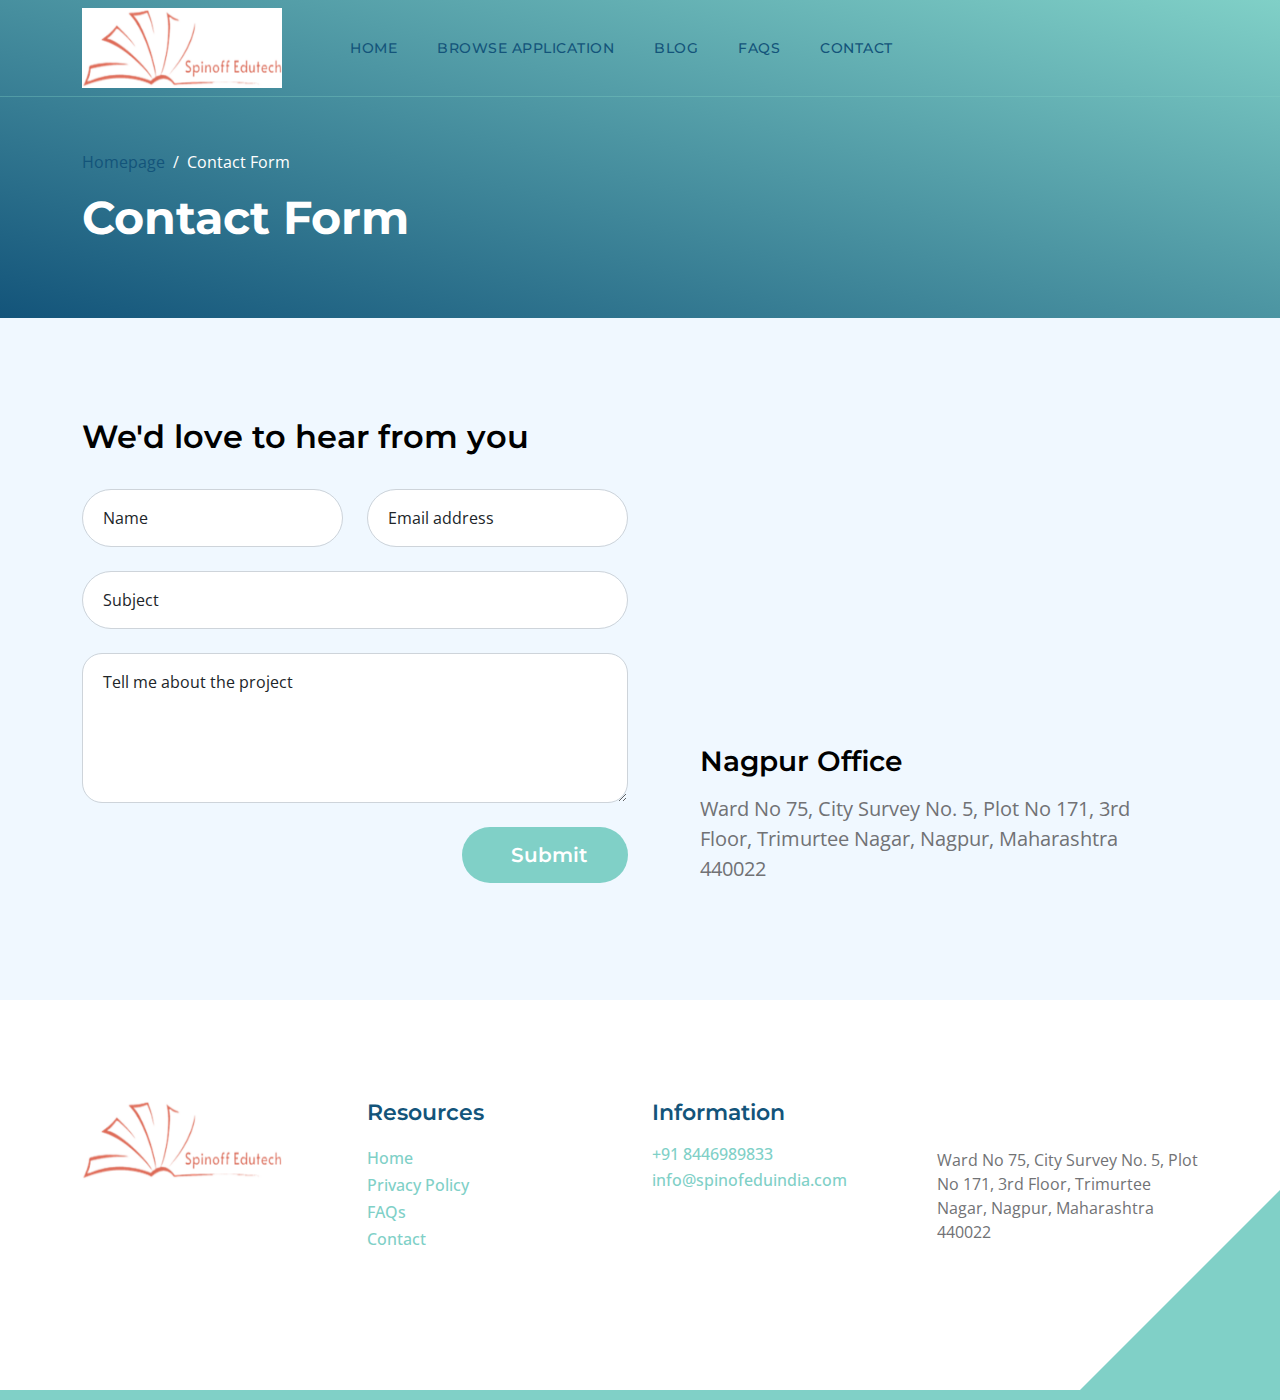
<file: contact.html>
<!doctype html>
<html lang="en">
    <head>
        <meta charset="utf-8">
        <meta name="viewport" content="width=device-width, initial-scale=1">

        <meta name="description" content="">
        <meta name="author" content="">

        <title>Topic Listing Contact Page</title>

        <!-- CSS FILES -->        
        <link rel="preconnect" href="https://fonts.googleapis.com">
        
        <link rel="preconnect" href="https://fonts.gstatic.com" crossorigin>

        <link href="https://fonts.googleapis.com/css2?family=Montserrat:wght@500;600;700&family=Open+Sans&display=swap" rel="stylesheet">
                        
        <link href="css/bootstrap.min.css" rel="stylesheet">

        <link href="css/bootstrap-icons.css" rel="stylesheet">

        <link href="css/templatemo-topic-listing.css" rel="stylesheet">
<!--

TemplateMo 590 topic listing

https://templatemo.com/tm-590-topic-listing

-->
    </head>
    
    <body class="topics-listing-page" id="top">

        <main>

            <nav class="navbar navbar-expand-lg">
                <div class="container">
                   
                        <img style="height: 80px; width: 200px;" src="images/logo.png">
    
                    </a>
    
              
    
                    <button class="navbar-toggler" type="button" data-bs-toggle="collapse" data-bs-target="#navbarNav"
                        aria-controls="navbarNav" aria-expanded="false" aria-label="Toggle navigation">
                        <span class="navbar-toggler-icon"></span>
                    </button>
    
                    <div class="collapse navbar-collapse" id="navbarNav">
                        <ul class="navbar-nav ms-lg-5 me-lg-auto">
                            <li class="nav-item">
                                <a class="nav-link click-scroll" href="index.html">Home</a>
                            </li>
    
                            <li class="nav-item">
                                <a class="nav-link click-scroll" href="#section_2">Browse Application</a>
                            </li>
    
                            <li class="nav-item">
                                <a class="nav-link click-scroll" href="#section_3">Blog</a>
                            </li>
    
                            <li class="nav-item">
                                <a class="nav-link click-scroll" href="#section_4">FAQs</a>
                            </li>
    
                            <li class="nav-item">
                                <a class="nav-link click-scroll" href="#section_5">Contact</a>
                            </li>
    
                            <!-- <li class="nav-item dropdown">
                                    <a class="nav-link dropdown-toggle" href="#" id="navbarLightDropdownMenuLink" role="button" data-bs-toggle="dropdown" aria-expanded="false">Pages</a>
    
                                    <ul class="dropdown-menu dropdown-menu-light" aria-labelledby="navbarLightDropdownMenuLink">
                                        <li><a class="dropdown-item" href="topics-listing.html">Topics Listing</a></li>
    
                                        <li><a class="dropdown-item" href="contact.html">Contact Form</a></li>
                                    </ul>
                                </li> -->
                        </ul>
    
                        <!-- <div class="d-none d-lg-block">
                            <a href="#top" class="navbar-icon bi-person smoothscroll"></a>
                        </div> -->
                    </div>
                </div>
            </nav>


            <header class="site-header d-flex flex-column justify-content-center align-items-center">
                <div class="container">
                    <div class="row align-items-center">

                        <div class="col-lg-5 col-12">
                            <nav aria-label="breadcrumb">
                                <ol class="breadcrumb">
                                    <li class="breadcrumb-item"><a href="index.html">Homepage</a></li>

                                    <li class="breadcrumb-item active" aria-current="page">Contact Form</li>
                                </ol>
                            </nav>

                            <h2 class="text-white">Contact Form</h2>
                        </div>

                    </div>
                </div>
            </header>

                                                              <!-- Form -->
            <section class="section-padding section-bg">
                <div class="container">
                    <div class="row">

                        <div class="col-lg-12 col-12">
                            <h3 class="mb-4 pb-2">We'd love to hear from you</h3>
                        </div>

                        <div class="col-lg-6 col-12">
                            <form action="#" method="post" class="custom-form contact-form" role="form">
                                <div class="row">
                                    <div class="col-lg-6 col-md-6 col-12">
                                        <div class="form-floating">
                                            <input type="text" name="name" id="name" class="form-control" placeholder="Name" required="">
                                            
                                            <label for="floatingInput">Name</label>
                                        </div>
                                    </div>

                                    <div class="col-lg-6 col-md-6 col-12"> 
                                        <div class="form-floating">
                                            <input type="email" name="email" id="email" pattern="[^ @]*@[^ @]*" class="form-control" placeholder="Email address" required="">
                                            
                                            <label for="floatingInput">Email address</label>
                                        </div>
                                    </div>

                                    <div class="col-lg-12 col-12">
                                        <div class="form-floating">
                                            <input type="text" name="subject" id="name" class="form-control" placeholder="Name" required="">
                                            
                                            <label for="floatingInput">Subject</label>
                                        </div>

                                        <div class="form-floating">
                                            <textarea class="form-control" id="message" name="message" placeholder="Tell me about the project"></textarea>
                                            
                                            <label for="floatingTextarea">Tell me about the project</label>
                                        </div>
                                    </div>

                                    <div class="col-lg-4 col-12 ms-auto">
                                        <button type="submit" class="form-control">Submit</button>
                                    </div>

                                </div>
                            </form>
                        </div>

                       

                        <div class="col-lg-5 col-12 mx-auto mt-5 mt-lg-0">
                            <iframe class="google-map"
                            src="https://www.google.com/maps/embed?pb=!1m18!1m12!1m3!1d3721.9108935249687!2d79.03445707424184!3d21.116118384774424!2m3!1f0!2f0!3f0!3m2!1i1024!2i768!4f13.1!3m3!1m2!1s0x3bd4c07bbe89a25f%3A0xbe52091de548a0b4!2sOrangebits%20Software%20Technologies%20(India)%20Pvt%20Ltd!5e0!3m2!1sen!2sin!4v1702990957265!5m2!1sen!2sin"
                            width="100%" height="250" style="border:0;" allowfullscreen="" loading="lazy"
                            referrerpolicy="no-referrer-when-downgrade"></iframe>
                            <h4 class="mb-3">Nagpur Office</h4>

                        <p>Ward No 75, City Survey No. 5, Plot No 171, 3rd Floor, Trimurtee Nagar, Nagpur, Maharashtra
                            440022</p>
                        </div>

                    </div>
                </div>
            </section>
        </main>


                                     <!-- Footer -->
                                     
        <footer class="site-footer section-padding">
            <div class="container">
                <div class="row">
    
                    <div class="col-lg-3 col-12 mb-4 pb-2">
                        <a class="navbar-brand mb-2" href="index.html">
                            <img style="height: 80px; width: 200px;" src="images/logo.png">
    
                        </a>
                    </div>
    
                    <div class="col-lg-3 col-md-4 col-6">
                        <h6 class="site-footer-title mb-3">Resources</h6>
    
                        <ul class="site-footer-links">
                            <li class="site-footer-link-item">
                                <a href="#" class="site-footer-link">Home</a>
                            </li>
    
                            <li class="site-footer-link-item">
                                <a href="Privacy_policy.html" class="site-footer-link">Privacy Policy</a>
                            </li>
    
                            <li class="site-footer-link-item">
                                <a href="#" class="site-footer-link">FAQs</a>
                            </li>
    
                            <li class="site-footer-link-item">
                                <a href="#" class="site-footer-link">Contact</a>
                            </li>
                        </ul>
                    </div>
    
                    <div class="col-lg-3 col-md-4 col-6 mb-4 mb-lg-0">
                        <h6 class="site-footer-title mb-3">Information</h6>
    
                        <p class="text-white d-flex mb-1">
                            <a href="tel: 8446989833" class="site-footer-link">
                                +91 8446989833
                            </a>
                        </p>
    
                        <p class="text-white d-flex">
                            <a href="mailto:info@company.com" class="site-footer-link">
                                info@spinofeduindia.com
                            </a>
                        </p>
                    </div>
    
                    <div class="col-lg-3 col-md-4 col-12 mt-4 mt-lg-0 ms-auto">
                        <!-- <div class="dropdown">
                                <button class="btn btn-secondary dropdown-toggle" type="button" data-bs-toggle="dropdown" aria-expanded="false">
                                English</button>
    
                                <ul class="dropdown-menu">
                                    <li><button class="dropdown-item" type="button">Thai</button></li>
    
                                    <li><button class="dropdown-item" type="button">Myanmar</button></li>
    
                                    <li><button class="dropdown-item" type="button">Arabic</button></li>
                                </ul>
                            </div> -->
    
                        <p class="copyright-text mt-lg-5 mt-4">Ward No 75, City Survey No. 5, Plot No 171, 3rd Floor,
                            Trimurtee Nagar, Nagpur, Maharashtra 440022
                            <!-- <br><br>Design: <a rel="nofollow" href="https://templatemo.com" target="_blank">TemplateMo</a></p> -->
    
    
    
    
                        <ul class="social-icon">
                            <li class="social-icon-item">
                                <a href="https://twitter.com/spinoffedutech " class="fa-brands fa-twitter"></a>
                            </li>
    
                            <li class="social-icon-item">
                                <a href="https://www.instagram.com/spinoffedutech/ " class="fa-brands fa-instagram"> </a>
                            </li>
    
                            <li class="social-icon-item">
                                <a href="https://www.linkedin.com/company/spinoffedutech/ "
                                    class="fa-brands fa-linkedin"></a>
                            </li>
    
                            <li class="social-icon-item">
                                <a href="https://www.facebook.com/spinoffedutech" class="fa-brands fa-facebook"></a>
    
                            </li>
    
                        </ul>
    
    
                    </div>
    
                </div>
            </div>
        </footer>

        <!-- JAVASCRIPT FILES -->
        <script src="js/jquery.min.js"></script>
        <script src="js/bootstrap.bundle.min.js"></script>
        <script src="js/jquery.sticky.js"></script>
        <script src="js/custom.js"></script>

    </body>
</html>
</file>
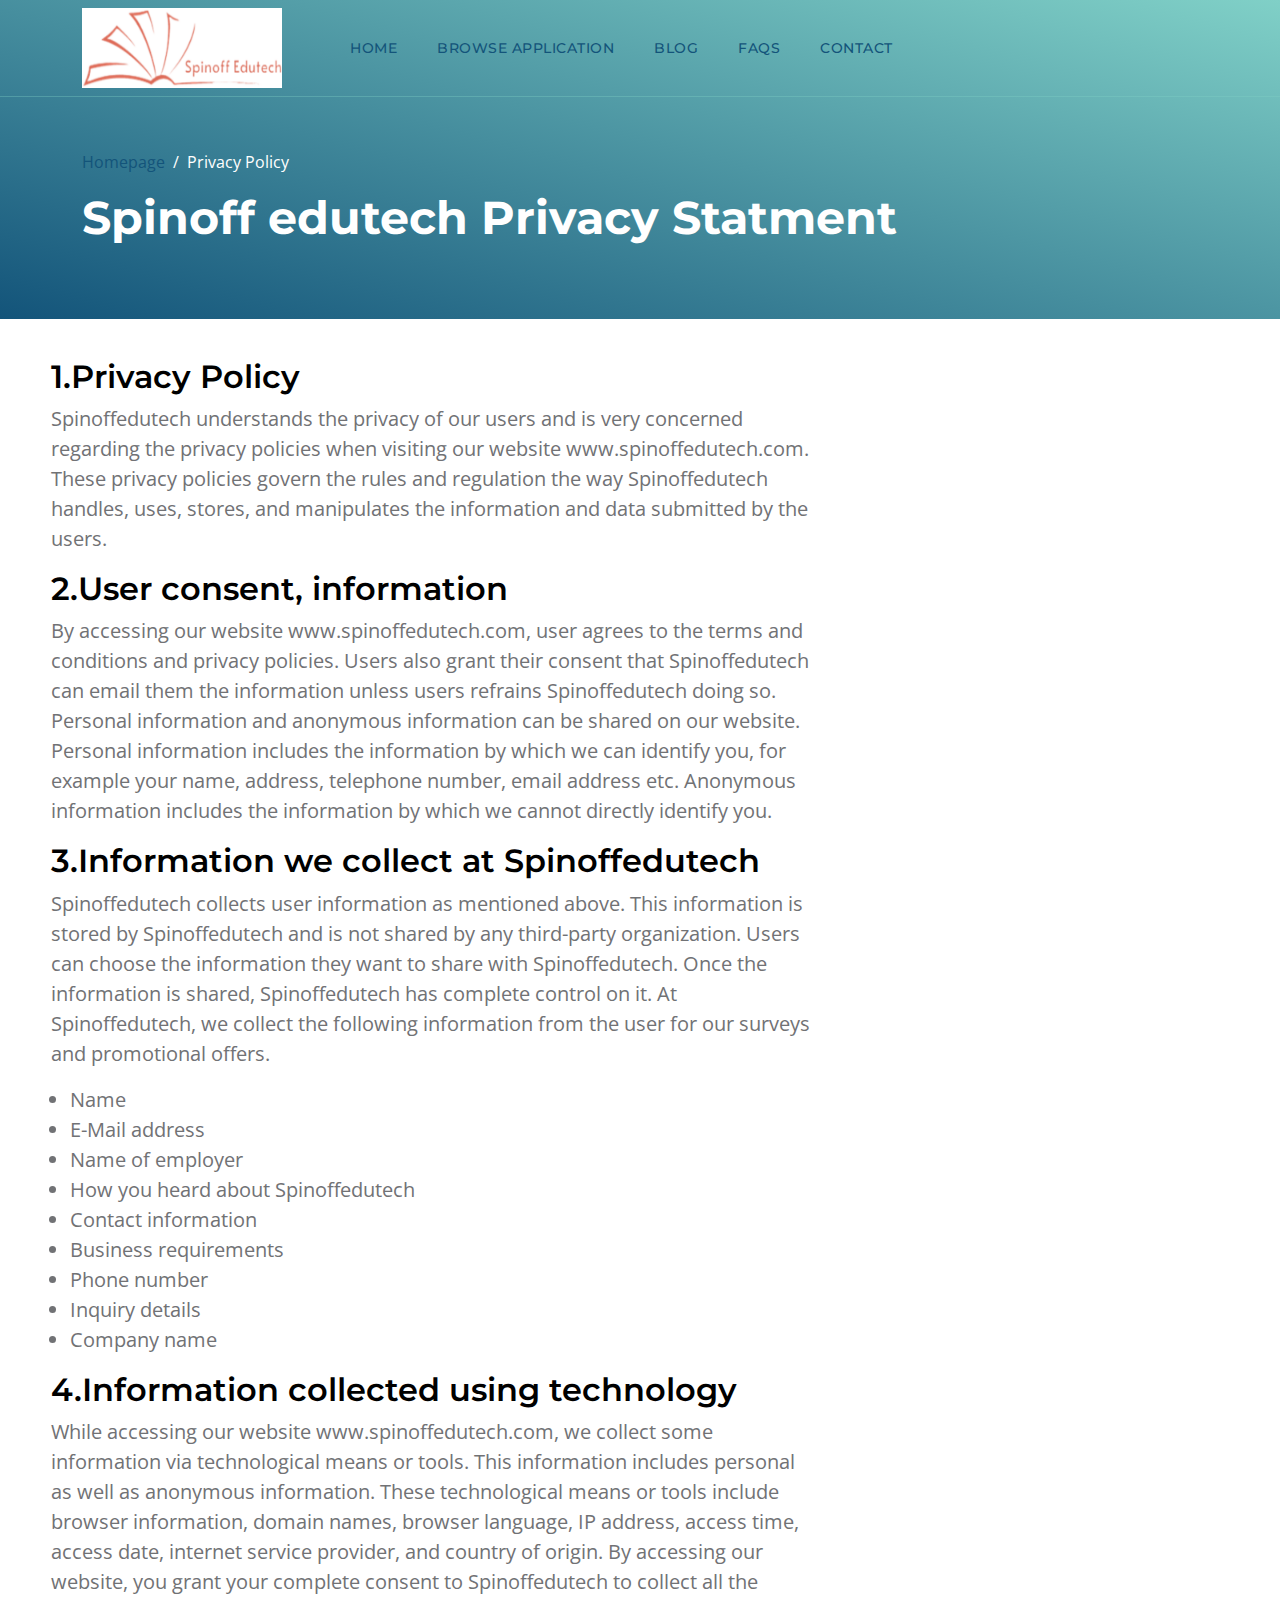
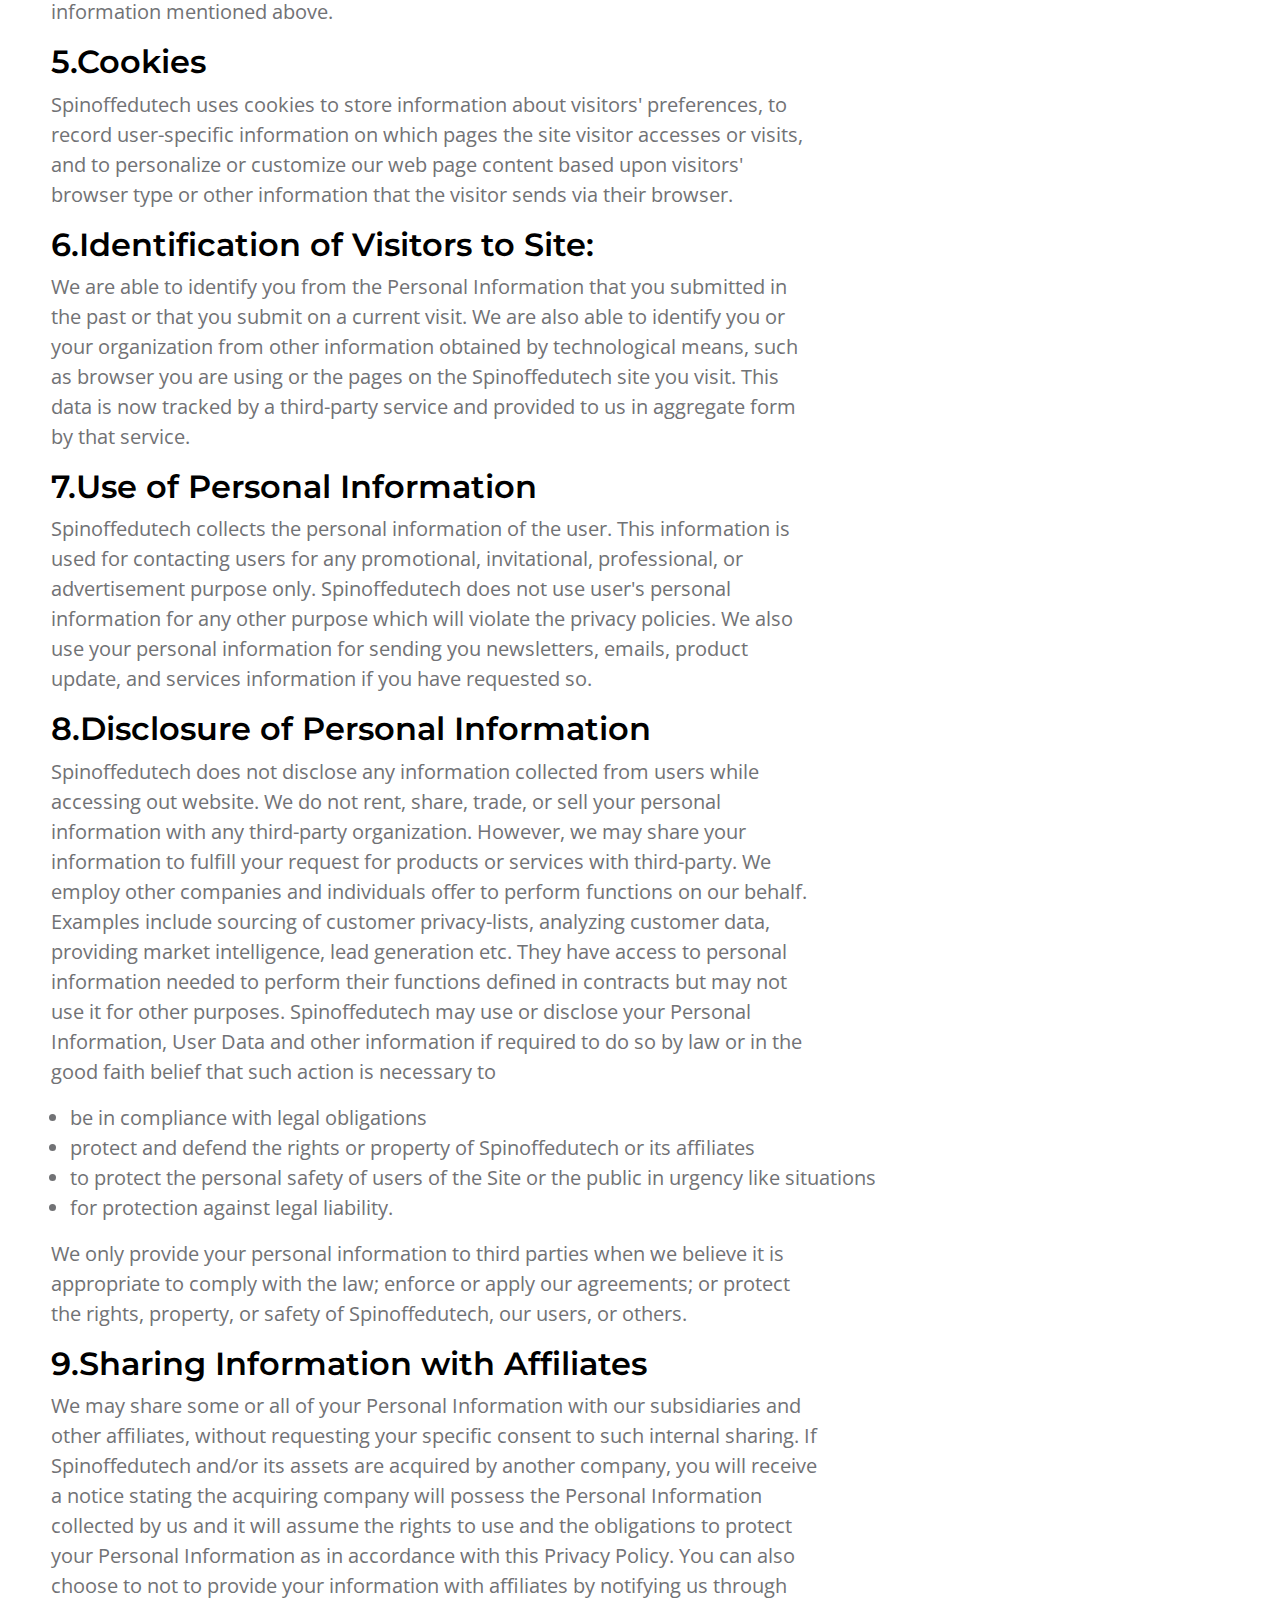
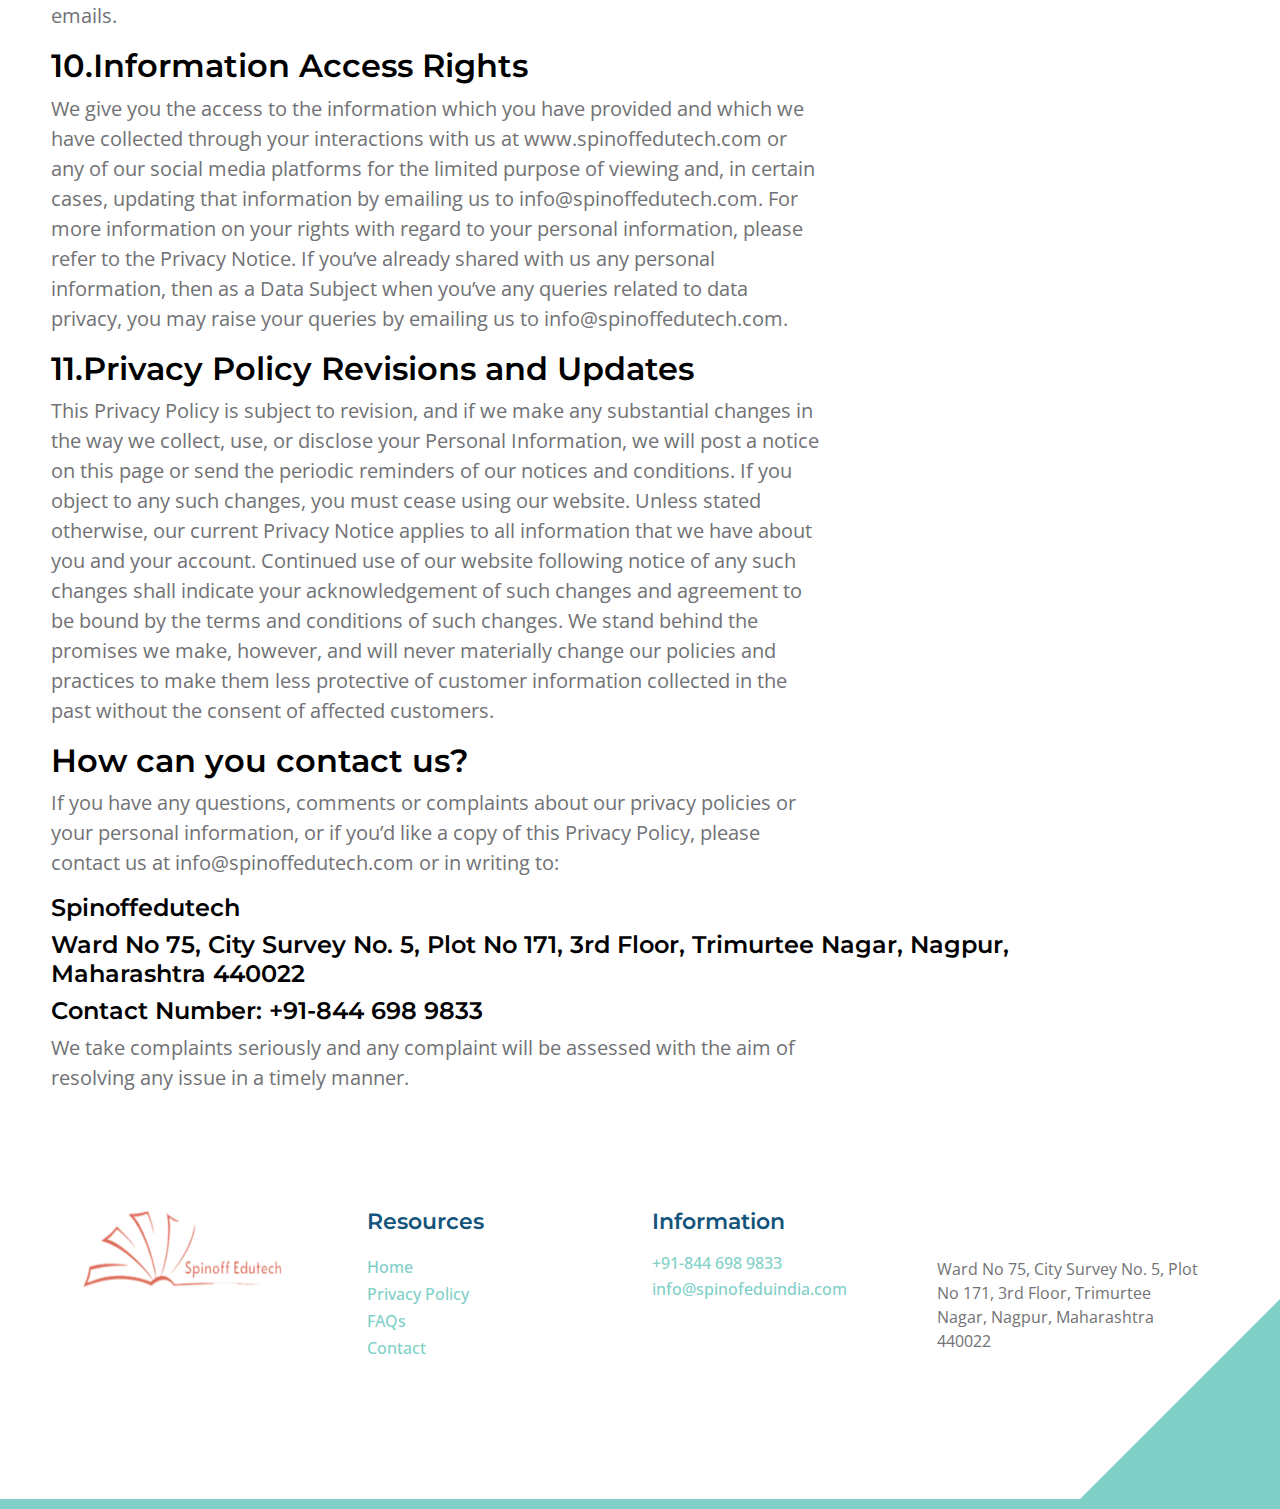
<file: privacy_policy.html>
<!doctype html>
<html lang="en">
    <head>
        <meta charset="utf-8">
        <meta name="viewport" content="width=device-width, initial-scale=1">

        <meta name="description" content="">
        <meta name="author" content="">

        <title>Topic Listing Contact Page</title>

        <!-- CSS FILES -->        
        <link rel="preconnect" href="https://fonts.googleapis.com">
        
        <link rel="preconnect" href="https://fonts.gstatic.com" crossorigin>

        <link href="https://fonts.googleapis.com/css2?family=Montserrat:wght@500;600;700&family=Open+Sans&display=swap" rel="stylesheet">
                        
        <link href="css/bootstrap.min.css" rel="stylesheet">

        <link href="css/bootstrap-icons.css" rel="stylesheet">

        <link href="css/templatemo-topic-listing.css" rel="stylesheet">
<!--

TemplateMo 590 topic listing

https://templatemo.com/tm-590-topic-listing

-->
    </head>
    
    <body class="topics-listing-page" id="top">

        <main>

            <nav class="navbar navbar-expand-lg">
                <div class="container">
                    <!-- <a class="navbar-brand" href="index.html"> -->
                        <img style="height: 80px; width: 200px;" src="images/logo.png">
    
                    </a>
    
                    <!-- <div class="d-lg-none ms-auto me-4">
                        <a href="#top" class="navbar-icon bi-person smoothscroll"></a>
                    </div> -->
    
                    <button class="navbar-toggler" type="button" data-bs-toggle="collapse" data-bs-target="#navbarNav"
                        aria-controls="navbarNav" aria-expanded="false" aria-label="Toggle navigation">
                        <span class="navbar-toggler-icon"></span>
                    </button>
    
                    <div class="collapse navbar-collapse" id="navbarNav">
                        <ul class="navbar-nav ms-lg-5 me-lg-auto">
                            <li class="nav-item">
                                <a class="nav-link click-scroll" href="index.html">Home</a>
                            </li>
    
                            <li class="nav-item">
                                <a class="nav-link click-scroll" href="#section_2">Browse Application</a>
                            </li>
    
                            <li class="nav-item">
                                <a class="nav-link click-scroll" href="#section_3">Blog</a>
                            </li>
    
                            <li class="nav-item">
                                <a class="nav-link click-scroll" href="#section_4">FAQs</a>
                            </li>
    
                            <li class="nav-item">
                                <a class="nav-link click-scroll" href="contact.html">Contact</a>
                            </li>
    
                            <!-- <li class="nav-item dropdown">
                                    <a class="nav-link dropdown-toggle" href="#" id="navbarLightDropdownMenuLink" role="button" data-bs-toggle="dropdown" aria-expanded="false">Pages</a>
    
                                    <ul class="dropdown-menu dropdown-menu-light" aria-labelledby="navbarLightDropdownMenuLink">
                                        <li><a class="dropdown-item" href="topics-listing.html">Topics Listing</a></li>
    
                                        <li><a class="dropdown-item" href="contact.html">Contact Form</a></li>
                                    </ul>
                                </li> -->
                        </ul>
    
                        <!-- <div class="d-none d-lg-block">
                            <a href="#top" class="navbar-icon bi-person smoothscroll"></a>
                        </div> -->
                    </div>
                </div>
            </nav>
    

            <header class="site-header d-flex flex-column justify-content-center align-items-center">
                <div class="container">
                    <div class="row align-items-center">

                        <div class="col-lg-5 col-12">
                            <nav aria-label="breadcrumb">
                                <ol class="breadcrumb">
                                    <li class="breadcrumb-item"><a href="index.html">Homepage</a></li>

                                    <li class="breadcrumb-item active" aria-current="page">Privacy Policy</li>
                                </ol>
                            </nav>

                            <h2 style="margin-bottom: 2%; width: 200%; " class="text-white">Spinoff edutech
                                Privacy Statment </h2>
                        </div>

                    </div>
                </div>
            </header>

          
    
            <h3 style=" margin-left: 4%;  margin-top: 3%;" > 1.Privacy Policy </h3>
            <p style="margin-left: 4%; width: 60%;">Spinoffedutech understands the privacy of our users and is very
                concerned regarding the privacy policies when
                visiting our website www.spinoffedutech.com.
                These privacy policies govern the rules and regulation the way Spinoffedutech handles, uses, stores, and
                manipulates the information and data submitted by the users. </p>
    
    
            <h3 style=" margin-left: 4%;">2.User consent, information </h3>
            <p style="margin-left: 4%; width: 60%;">By accessing our website www.spinoffedutech.com, user agrees to the
                terms and conditions and privacy
                policies. Users also grant their consent that Spinoffedutech can email them the information unless users
                refrains Spinoffedutech doing so.
    
                Personal information and anonymous information can be shared on our website. Personal information includes
                the information by which we can identify you, for example your name, address, telephone number, email
                address etc.
                Anonymous information includes the information by which we cannot directly identify you. </p>
    
            <h3 style=" margin-left: 4%;">3.Information we collect at Spinoffedutech </h3>
            <p style="margin-left: 4%; width: 60%;">Spinoffedutech collects user information as mentioned above. This
                information is stored by Spinoffedutech and
                is not shared by any third-party organization. Users can choose the information they want to share with
                Spinoffedutech. Once the information is shared, Spinoffedutech has complete control on it.
    
                At Spinoffedutech, we collect the following information from the user for our surveys and promotional
                offers.
    
            <ul style="margin-left: 3%;">
                <li>Name</li>
                <li>E-Mail address</li>
                <li>Name of employer </li>
                <li>How you heard about Spinoffedutech </li>
                <li>Contact information </li>
                <li>Business requirements </li>
                <li>Phone number </li>
                <li>Inquiry details </li>
                <li>Company name </li>
            </ul>
    
            <h3 style=" margin-left: 4%;">4.Information collected using technology </h3>
            <p style="margin-left: 4%; width: 60%;">While accessing our website www.spinoffedutech.com, we collect some
                information via technological means or
                tools. This information includes personal as well as anonymous information.
    
                These technological means or tools include browser information, domain names, browser language, IP address,
                access time, access date, internet service provider, and country of origin.
                By accessing our website, you grant your complete consent to Spinoffedutech to collect all the information
                mentioned above. </p>
    
            <h3 style=" margin-left: 4%;">5.Cookies </h3>
            <p style="margin-left: 4%; width: 60%;">Spinoffedutech uses cookies to store information about visitors'
                preferences, to record user-specific
                information on which pages the site visitor accesses or visits,
                and to personalize or customize our web page content based upon visitors' browser type or other information
                that the visitor sends via their browser. </p>
    
            <h3 style=" margin-left: 4%;">6.Identification of Visitors to Site: </h3>
            <p style="margin-left: 4%; width: 60%;">We are able to identify you from the Personal Information that you
                submitted in the past or that you submit
                on a current visit. We are also able to identify you or your organization from other information obtained by
                technological means, such as browser you are using or the pages on the Spinoffedutech site you visit.
    
                This data is now tracked by a third-party service and provided to us in aggregate form by that service. </p>
    
            <h3 style=" margin-left: 4%;">7.Use of Personal Information </h3>
            <p style="margin-left: 4%; width: 60%;">Spinoffedutech collects the personal information of the user. This
                information is used for contacting users
                for any promotional, invitational, professional, or advertisement purpose only. Spinoffedutech does not use
                user's personal information for any other purpose which will violate the privacy policies.
    
                We also use your personal information for sending you newsletters, emails, product update, and services
                information if you have requested so. </p>
    
            <h3 style=" margin-left: 4%;">8.Disclosure of Personal Information </h3>
            <p style="margin-left: 4%; width: 60%;">Spinoffedutech does not disclose any information collected from users
                while accessing out website. We do not
                rent, share, trade, or sell your personal information with any third-party organization. However, we may
                share your information to fulfill your request for products or services with third-party.
    
                We employ other companies and individuals offer to perform functions on our behalf. Examples include
                sourcing of customer privacy-lists, analyzing customer data, providing market intelligence, lead generation
                etc. They have access to personal information needed to perform their functions defined in contracts but may
                not use it for other purposes.
    
                Spinoffedutech may use or disclose your Personal Information, User Data and other information if required to
                do so by law or in the good faith belief that such action is necessary to</p>
    
            <ul style="margin-left: 3%;">
                <li>be in compliance with legal obligations</li>
                <li>protect and defend the rights or property of Spinoffedutech or its affiliates</li>
                <li>to protect the personal safety of users of the Site or the public in urgency like situations</li>
                <li> for protection against legal liability.</li>
            </ul>
            <p style="margin-left: 4%; width: 60%;">We only provide your personal information to third parties when we
                believe it is appropriate to comply with
                the law; enforce or apply our agreements; or protect the rights, property, or safety of Spinoffedutech, our
                users, or others.</p>
    
            <h3 style=" margin-left: 4%;">9.Sharing Information with Affiliates </h3>
            <p style="margin-left: 4%; width: 60%;">We may share some or all of your Personal Information with our
                subsidiaries and other affiliates, without
                requesting your specific consent to such internal sharing. If Spinoffedutech and/or its assets are acquired
                by another company, you will receive a notice stating the acquiring company will possess the Personal
                Information collected by us and it will assume the rights to use and the obligations to protect your
                Personal Information as in accordance with this Privacy Policy.
    
                You can also choose to not to provide your information with affiliates by notifying us through emails. </p>
    
            <h3 style=" margin-left: 4%;">10.Information Access Rights </h3>
            <p style="margin-left: 4%; width: 60%;">We give you the access to the information which you have provided and
                which we have collected through your
                interactions with us at www.spinoffedutech.com or any of our social media platforms for the limited purpose
                of viewing and, in certain cases, updating that information by emailing us to info@spinoffedutech.com.
    
                For more information on your rights with regard to your personal information, please refer to the Privacy
                Notice.
    
                If you’ve already shared with us any personal information, then as a Data Subject when you’ve any queries
                related to data privacy, you may raise your queries by emailing us to info@spinoffedutech.com. </p>
    
            <h3 style=" margin-left: 4%;">11.Privacy Policy Revisions and Updates </h3>
            <p style="margin-left: 4%; width: 60%;">This Privacy Policy is subject to revision, and if we make any
                substantial changes in the way we collect,
                use, or disclose your Personal Information, we will post a notice on this page or send the periodic
                reminders of our notices and conditions.
    
                If you object to any such changes, you must cease using our website. Unless stated otherwise, our current
                Privacy Notice applies to all information that we have about you and your account. Continued use of our
                website following notice of any such changes shall indicate your acknowledgement of such changes and
                agreement to be bound by the terms and conditions of such changes.
    
                We stand behind the promises we make, however, and will never materially change our policies and practices
                to make them less protective of customer information collected in the past without the consent of affected
                customers. </p>
    
            <h3 style=" margin-left: 4%;">How can you contact us? </h3>
            <p style="margin-left: 4%; width: 60%;">If you have any questions, comments or complaints about our privacy
                policies or your personal information, or
                if you’d like a copy of this Privacy Policy, please contact us at info@spinoffedutech.com or in writing to:
    
                  <h5 style=" margin-left: 4%;">Spinoffedutech</h5>
              <h5 style=" margin-left: 4%;"> 
                Ward No 75, City Survey No. 5, Plot No 171, 3rd Floor, Trimurtee Nagar, Nagpur,<br> Maharashtra 440022
                </h5> 
                <h5 style=" margin-left: 4%;">Contact Number: +91-844 698 9833</h5>
    
    
               <p style="margin-left: 4%; width: 60%;">We take complaints seriously and any complaint will be assessed with the aim of resolving any issue in a
                timely manner.</p> 
    


            
        </main>



        <footer class="site-footer section-padding">
            <div class="container">
                <div class="row">
    
                    <div class="col-lg-3 col-12 mb-4 pb-2">
                        <a class="navbar-brand mb-2" href="index.html">
                            <img style="height: 80px; width: 200px;" src="images/logo.png">
    
                        </a>
                    </div>
    
                    <div class="col-lg-3 col-md-4 col-6">
                        <h6 class="site-footer-title mb-3">Resources</h6>
    
                        <ul class="site-footer-links">
                            <li class="site-footer-link-item">
                                <a href="#" class="site-footer-link">Home</a>
                            </li>
    
                            <li class="site-footer-link-item">
                                <a href="Privacy_policy.html" class="site-footer-link">Privacy Policy</a>
                            </li>
    
                            <li class="site-footer-link-item">
                                <a href="#" class="site-footer-link">FAQs</a>
                            </li>
    
                            <li class="site-footer-link-item">
                                <a href="contact.html" class="site-footer-link">Contact</a>
                            </li>
                        </ul>
                    </div>
    
                    <div class="col-lg-3 col-md-4 col-6 mb-4 mb-lg-0">
                        <h6 class="site-footer-title mb-3">Information</h6>
    
                        <p class="text-white d-flex mb-1">
                            <a href="tel: 8446989833" class="site-footer-link">
                                +91-844 698 9833
                            </a>
                        </p>
    
                        <p class="text-white d-flex">
                            <a href="mailto:info@company.com" class="site-footer-link">
                                info@spinofeduindia.com
                            </a>
                        </p>
                    </div>
    
                    <div class="col-lg-3 col-md-4 col-12 mt-4 mt-lg-0 ms-auto">
                        <!-- <div class="dropdown">
                                <button class="btn btn-secondary dropdown-toggle" type="button" data-bs-toggle="dropdown" aria-expanded="false">
                                English</button>
    
                                <ul class="dropdown-menu">
                                    <li><button class="dropdown-item" type="button">Thai</button></li>
    
                                    <li><button class="dropdown-item" type="button">Myanmar</button></li>
    
                                    <li><button class="dropdown-item" type="button">Arabic</button></li>
                                </ul>
                            </div> -->
    
                        <p class="copyright-text mt-lg-5 mt-4">Ward No 75, City Survey No. 5, Plot No 171, 3rd Floor,
                            Trimurtee Nagar, Nagpur, Maharashtra 440022
                            <!-- <br><br>Design: <a rel="nofollow" href="https://templatemo.com" target="_blank">TemplateMo</a></p> -->
    
    
    
    
                        <ul class="social-icon">
                            <li class="social-icon-item">
                                <a href="https://twitter.com/spinoffedutech " class="fa-brands fa-twitter"></a>
                            </li>
    
                            <li class="social-icon-item">
                                <a href="https://www.instagram.com/spinoffedutech/ " class="fa-brands fa-instagram"> </a>
                            </li>
    
                            <li class="social-icon-item">
                                <a href="https://www.linkedin.com/company/spinoffedutech/ "
                                    class="fa-brands fa-linkedin"></a>
                            </li>
    
                            <li class="social-icon-item">
                                <a href="https://www.facebook.com/spinoffedutech" class="fa-brands fa-facebook"></a>
    
                            </li>
    
                        </ul>
    
    
                    </div>
    
                </div>
            </div>
        </footer>

        <!-- JAVASCRIPT FILES -->
        <script src="js/jquery.min.js"></script>
        <script src="js/bootstrap.bundle.min.js"></script>
        <script src="js/jquery.sticky.js"></script>
        <script src="js/custom.js"></script>

    </body>
</html>
</file>
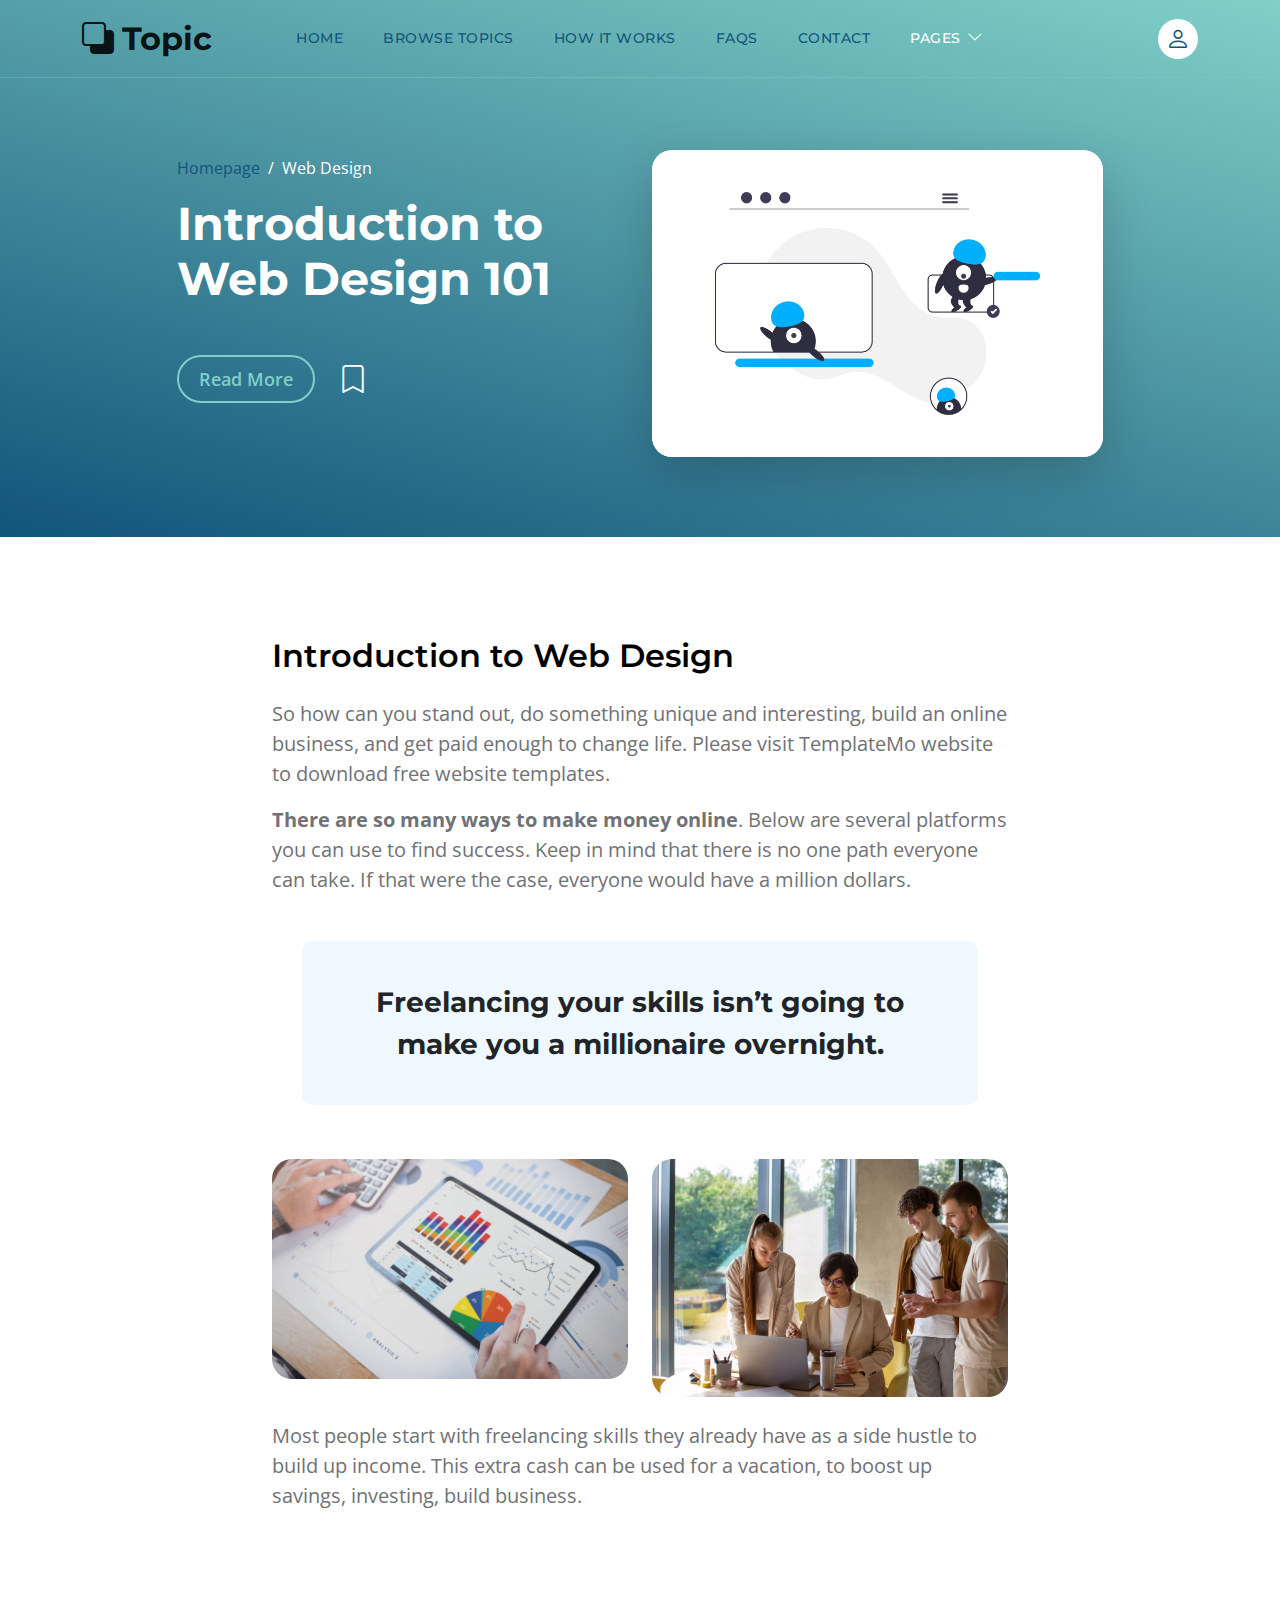
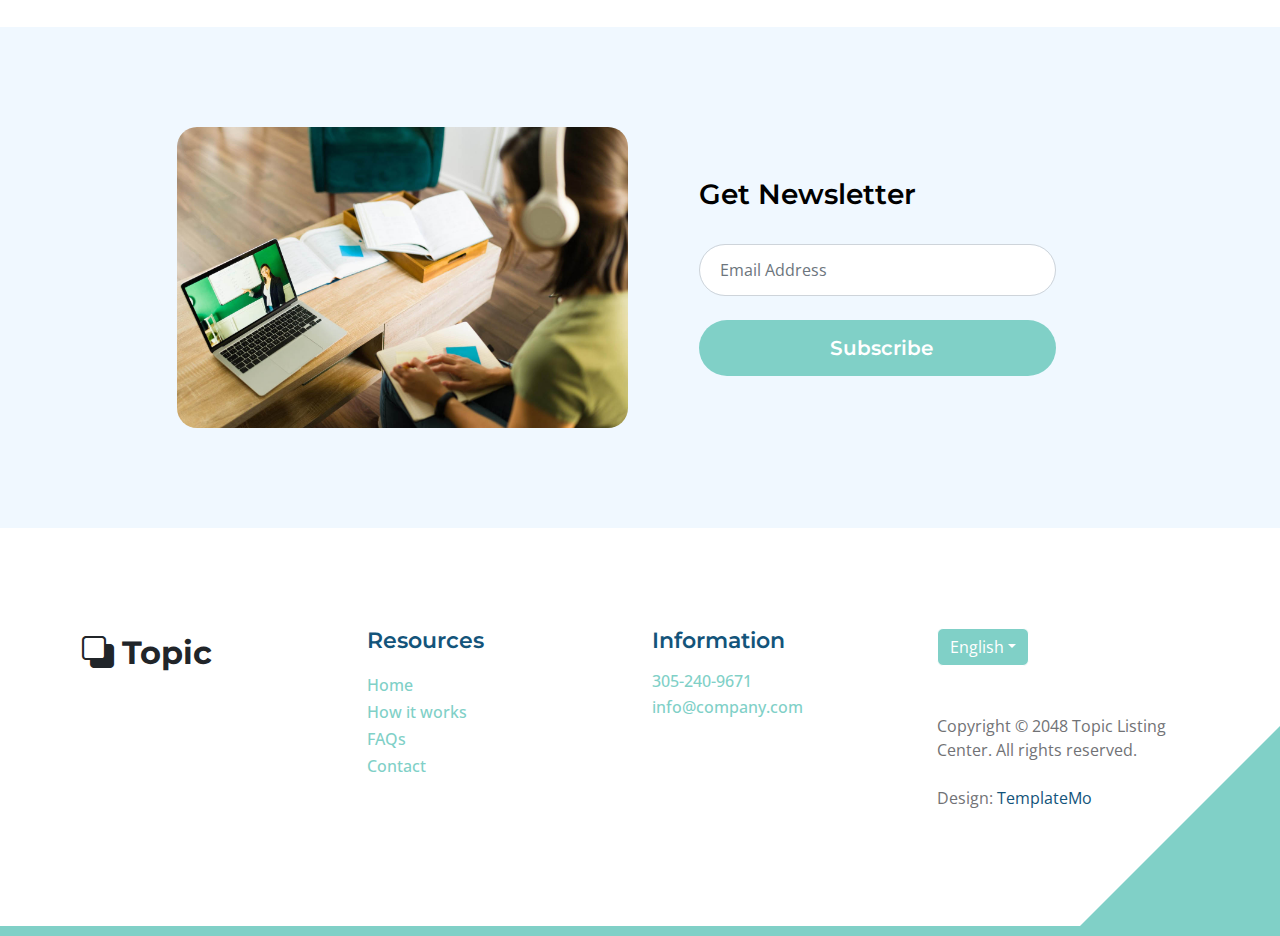
<file: topics-detail.html>
<!doctype html>
<html lang="en">
    <head>
        <meta charset="utf-8">
        <meta name="viewport" content="width=device-width, initial-scale=1">

        <meta name="description" content="">
        <meta name="author" content="">

        <title>Topic Detail Page</title>

        <!-- CSS FILES -->        
        <link rel="preconnect" href="https://fonts.googleapis.com">
        
        <link rel="preconnect" href="https://fonts.gstatic.com" crossorigin>

        <link href="https://fonts.googleapis.com/css2?family=Montserrat:wght@500;600;700&family=Open+Sans&display=swap" rel="stylesheet">
                        
        <link href="css/bootstrap.min.css" rel="stylesheet">

        <link href="css/bootstrap-icons.css" rel="stylesheet">

        <link href="css/templatemo-topic-listing.css" rel="stylesheet">
<!--

TemplateMo 590 topic listing

https://templatemo.com/tm-590-topic-listing

-->
    </head>
    
    <body id="top">

        <main>

            <nav class="navbar navbar-expand-lg">
                <div class="container">
                    <a class="navbar-brand" href="index.html">
                        <i class="bi-back"></i>
                        <span>Topic</span>
                    </a>

                    <div class="d-lg-none ms-auto me-4">
                        <a href="#top" class="navbar-icon bi-person smoothscroll"></a>
                    </div>
    
                    <button class="navbar-toggler" type="button" data-bs-toggle="collapse" data-bs-target="#navbarNav" aria-controls="navbarNav" aria-expanded="false" aria-label="Toggle navigation">
                        <span class="navbar-toggler-icon"></span>
                    </button>
    
                    <div class="collapse navbar-collapse" id="navbarNav">
                        <ul class="navbar-nav ms-lg-5 me-lg-auto">
                            <li class="nav-item">
                                <a class="nav-link click-scroll" href="index.html#section_1">Home</a>
                            </li>

                            <li class="nav-item">
                                <a class="nav-link click-scroll" href="index.html#section_2">Browse Topics</a>
                            </li>
    
                            <li class="nav-item">
                                <a class="nav-link click-scroll" href="index.html#section_3">How it works</a>
                            </li>

                            <li class="nav-item">
                                <a class="nav-link click-scroll" href="index.html#section_4">FAQs</a>
                            </li>
    
                            <li class="nav-item">
                                <a class="nav-link click-scroll" href="index.html#section_5">Contact</a>
                            </li>

                            <li class="nav-item dropdown">
                                <a class="nav-link dropdown-toggle" href="#section_5" id="navbarLightDropdownMenuLink" role="button" data-bs-toggle="dropdown" aria-expanded="false">Pages</a>

                                <ul class="dropdown-menu dropdown-menu-light" aria-labelledby="navbarLightDropdownMenuLink">
                                    <li><a class="dropdown-item" href="topics-listing.html">Topics Listing</a></li>

                                    <li><a class="dropdown-item" href="contact.html">Contact Form</a></li>
                                </ul>
                            </li>
                        </ul>

                        <div class="d-none d-lg-block">
                            <a href="#top" class="navbar-icon bi-person smoothscroll"></a>
                        </div>
                    </div>
                </div>
            </nav>
            

            <header class="site-header d-flex flex-column justify-content-center align-items-center">
                <div class="container">
                    <div class="row justify-content-center align-items-center">

                        <div class="col-lg-5 col-12 mb-5">
                            <nav aria-label="breadcrumb">
                                <ol class="breadcrumb">
                                    <li class="breadcrumb-item"><a href="index.html">Homepage</a></li>

                                    <li class="breadcrumb-item active" aria-current="page">Web Design</li>
                                </ol>
                            </nav>

                            <h2 class="text-white">Introduction to <br> Web Design 101</h2>

                            <div class="d-flex align-items-center mt-5">
                                <a href="#topics-detail" class="btn custom-btn custom-border-btn smoothscroll me-4">Read More</a>

                                <a href="#top" class="custom-icon bi-bookmark smoothscroll"></a>
                            </div>
                        </div>

                        <div class="col-lg-5 col-12">
                            <div class="topics-detail-block bg-white shadow-lg">
                                <img src="images/topics/undraw_Remote_design_team_re_urdx.png" class="topics-detail-block-image img-fluid">
                            </div>
                        </div>

                    </div>
                </div>
            </header>


            <section class="topics-detail-section section-padding" id="topics-detail">
                <div class="container">
                    <div class="row">

                        <div class="col-lg-8 col-12 m-auto">
                            <h3 class="mb-4">Introduction to Web Design</h3>

                            <p>So how can you stand out, do something unique and interesting, build an online business, and get paid enough to change life. Please visit TemplateMo website to download free website templates.</p>

                            <p><strong>There are so many ways to make money online</strong>. Below are several platforms you can use to find success. Keep in mind that there is no one path everyone can take. If that were the case, everyone would have a million dollars.</p>

                            <blockquote>
                                Freelancing your skills isn’t going to make you a millionaire overnight.
                            </blockquote>

                            <div class="row my-4">
                                <div class="col-lg-6 col-md-6 col-12">
                                    <img src="images/businesswoman-using-tablet-analysis.jpg" class="topics-detail-block-image img-fluid">
                                </div>

                                <div class="col-lg-6 col-md-6 col-12 mt-4 mt-lg-0 mt-md-0">
                                    <img src="images/colleagues-working-cozy-office-medium-shot.jpg" class="topics-detail-block-image img-fluid">
                                </div>
                            </div>

                            <p>Most people start with freelancing skills they already have as a side hustle to build up income. This extra cash can be used for a vacation, to boost up savings, investing, build business.</p>
                        </div>

                    </div>
                </div>
            </section>


            <section class="section-padding section-bg">
                <div class="container">
                    <div class="row justify-content-center">

                        <div class="col-lg-5 col-12">
                            <img src="images/rear-view-young-college-student.jpg" class="newsletter-image img-fluid" alt="">
                        </div>

                        <div class="col-lg-5 col-12 subscribe-form-wrap d-flex justify-content-center align-items-center">
                            <form class="custom-form subscribe-form" action="#" method="post" role="form">
                                <h4 class="mb-4 pb-2">Get Newsletter</h4>

                                <input type="email" name="subscribe-email" id="subscribe-email" pattern="[^ @]*@[^ @]*" class="form-control" placeholder="Email Address" required="">

                                <div class="col-lg-12 col-12">
                                    <button type="submit" class="form-control">Subscribe</button>
                                </div>
                            </form>
                        </div>

                    </div>
                </div>
            </section>
        </main>
		
        <footer class="site-footer section-padding">
            <div class="container">
                <div class="row">

                    <div class="col-lg-3 col-12 mb-4 pb-2">
                        <a class="navbar-brand mb-2" href="index.html">
                            <i class="bi-back"></i>
                            <span>Topic</span>
                        </a>
                    </div>

                    <div class="col-lg-3 col-md-4 col-6">
                        <h6 class="site-footer-title mb-3">Resources</h6>

                        <ul class="site-footer-links">
                            <li class="site-footer-link-item">
                                <a href="#" class="site-footer-link">Home</a>
                            </li>

                            <li class="site-footer-link-item">
                                <a href="#" class="site-footer-link">How it works</a>
                            </li>

                            <li class="site-footer-link-item">
                                <a href="#" class="site-footer-link">FAQs</a>
                            </li>

                            <li class="site-footer-link-item">
                                <a href="#" class="site-footer-link">Contact</a>
                            </li>
                        </ul>
                    </div>

                    <div class="col-lg-3 col-md-4 col-6 mb-4 mb-lg-0">
                        <h6 class="site-footer-title mb-3">Information</h6>

                        <p class="text-white d-flex mb-1">
                            <a href="tel: 305-240-9671" class="site-footer-link">
                                305-240-9671
                            </a>
                        </p>

                        <p class="text-white d-flex">
                            <a href="mailto:info@company.com" class="site-footer-link">
                                info@company.com
                            </a>
                        </p>
                    </div>

                    <div class="col-lg-3 col-md-4 col-12 mt-4 mt-lg-0 ms-auto">
                        <div class="dropdown">
                            <button class="btn btn-secondary dropdown-toggle" type="button" data-bs-toggle="dropdown" aria-expanded="false">
                            English</button>

                            <ul class="dropdown-menu">
                                <li><button class="dropdown-item" type="button">Thai</button></li>

                                <li><button class="dropdown-item" type="button">Myanmar</button></li>

                                <li><button class="dropdown-item" type="button">Arabic</button></li>
                            </ul>
                        </div>

                        <p class="copyright-text mt-lg-5 mt-4">Copyright © 2048 Topic Listing Center. All rights reserved.
                        <br><br>Design: <a rel="nofollow" href="https://templatemo.com" target="_blank">TemplateMo</a></p>
                        
                    </div>

                </div>
            </div>
        </footer>

        <!-- JAVASCRIPT FILES -->
        <script src="js/jquery.min.js"></script>
        <script src="js/bootstrap.bundle.min.js"></script>
        <script src="js/jquery.sticky.js"></script>
        <script src="js/custom.js"></script>

    </body>
</html>
</file>
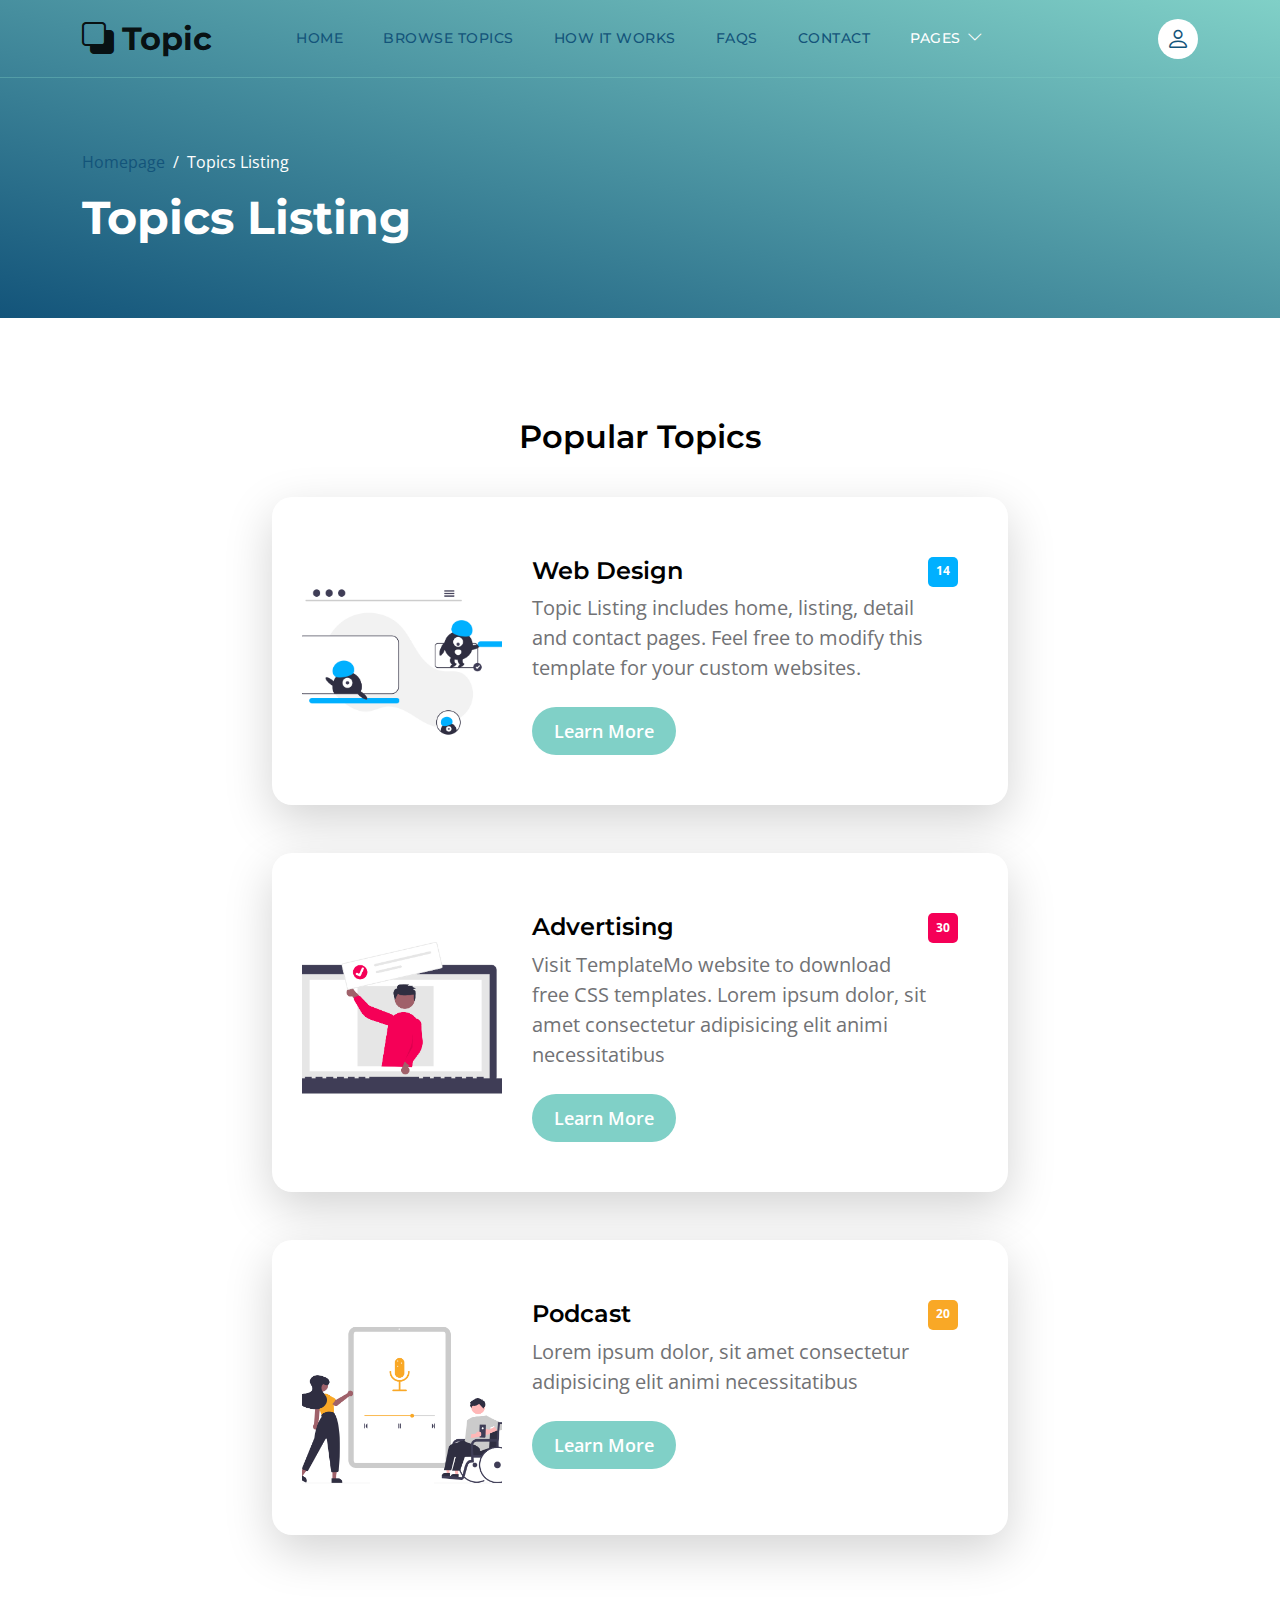
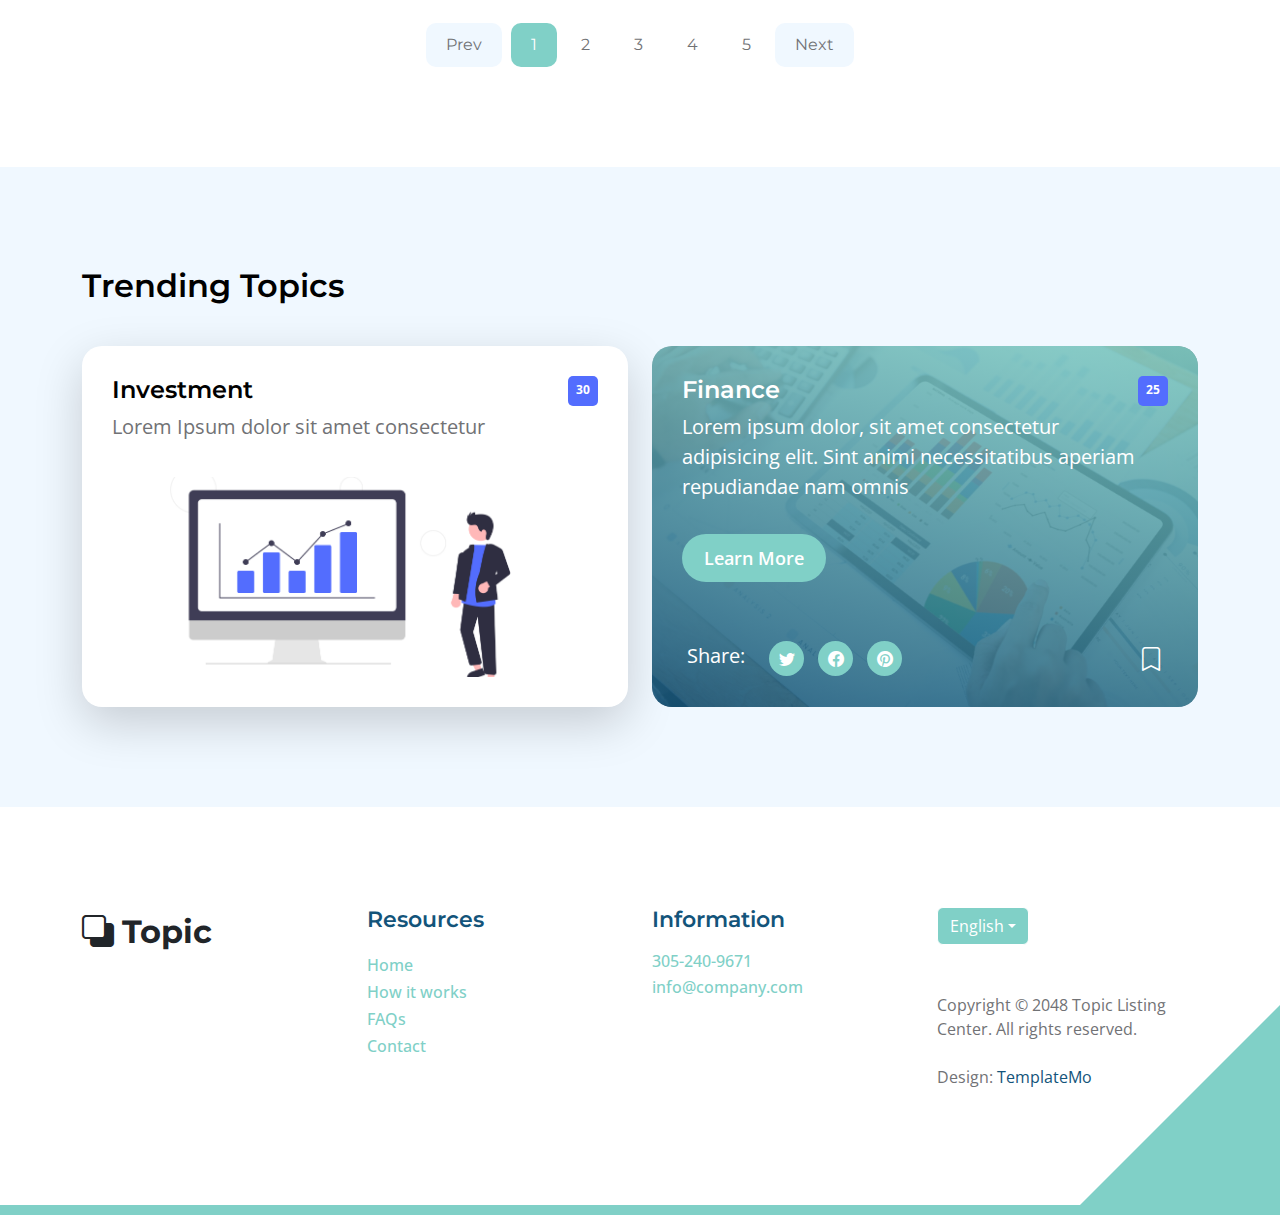
<file: topics-listing.html>
<!doctype html>
<html lang="en">
    <head>
        <meta charset="utf-8">
        <meta name="viewport" content="width=device-width, initial-scale=1">

        <meta name="description" content="">
        <meta name="author" content="">

        <title>Topic Listing Page</title>

        <!-- CSS FILES -->        
        <link rel="preconnect" href="https://fonts.googleapis.com">
        
        <link rel="preconnect" href="https://fonts.gstatic.com" crossorigin>

        <link href="https://fonts.googleapis.com/css2?family=Montserrat:wght@500;600;700&family=Open+Sans&display=swap" rel="stylesheet">
                        
        <link href="css/bootstrap.min.css" rel="stylesheet">

        <link href="css/bootstrap-icons.css" rel="stylesheet">

        <link href="css/templatemo-topic-listing.css" rel="stylesheet">
<!--

TemplateMo 590 topic listing

https://templatemo.com/tm-590-topic-listing

-->
    </head>
    
    <body class="topics-listing-page" id="top">

        <main>

            <nav class="navbar navbar-expand-lg">
                <div class="container">
                    <a class="navbar-brand" href="index.html">
                        <i class="bi-back"></i>
                        <span>Topic</span>
                    </a>

                    <div class="d-lg-none ms-auto me-4">
                        <a href="#top" class="navbar-icon bi-person smoothscroll"></a>
                    </div>
    
                    <button class="navbar-toggler" type="button" data-bs-toggle="collapse" data-bs-target="#navbarNav" aria-controls="navbarNav" aria-expanded="false" aria-label="Toggle navigation">
                        <span class="navbar-toggler-icon"></span>
                    </button>
    
                    <div class="collapse navbar-collapse" id="navbarNav">
                        <ul class="navbar-nav ms-lg-5 me-lg-auto">
                            <li class="nav-item">
                                <a class="nav-link click-scroll" href="index.html#section_1">Home</a>
                            </li>

                            <li class="nav-item">
                                <a class="nav-link click-scroll" href="index.html#section_2">Browse Topics</a>
                            </li>
    
                            <li class="nav-item">
                                <a class="nav-link click-scroll" href="index.html#section_3">How it works</a>
                            </li>

                            <li class="nav-item">
                                <a class="nav-link click-scroll" href="index.html#section_4">FAQs</a>
                            </li>
    
                            <li class="nav-item">
                                <a class="nav-link click-scroll" href="index.html#section_5">Contact</a>
                            </li>

                            <li class="nav-item dropdown">
                                <a class="nav-link dropdown-toggle" href="#section_5" id="navbarLightDropdownMenuLink" role="button" data-bs-toggle="dropdown" aria-expanded="false">Pages</a>

                                <ul class="dropdown-menu dropdown-menu-light" aria-labelledby="navbarLightDropdownMenuLink">
                                    <li><a class="dropdown-item active" href="topics-listing.html">Topics Listing</a></li>

                                    <li><a class="dropdown-item" href="contact.html">Contact Form</a></li>
                                </ul>
                            </li>
                        </ul>

                        <div class="d-none d-lg-block">
                            <a href="#top" class="navbar-icon bi-person smoothscroll"></a>
                        </div>
                    </div>
                </div>
            </nav>


            <header class="site-header d-flex flex-column justify-content-center align-items-center">
                <div class="container">
                    <div class="row align-items-center">

                        <div class="col-lg-5 col-12">
                            <nav aria-label="breadcrumb">
                                <ol class="breadcrumb">
                                    <li class="breadcrumb-item"><a href="index.html">Homepage</a></li>

                                    <li class="breadcrumb-item active" aria-current="page">Topics Listing</li>
                                </ol>
                            </nav>

                            <h2 class="text-white">Topics Listing</h2>
                        </div>

                    </div>
                </div>
            </header>


            <section class="section-padding">
                <div class="container">
                    <div class="row">

                        <div class="col-lg-12 col-12 text-center">
                            <h3 class="mb-4">Popular Topics</h3>
                        </div>

                        <div class="col-lg-8 col-12 mt-3 mx-auto">
                            <div class="custom-block custom-block-topics-listing bg-white shadow-lg mb-5">
                                <div class="d-flex">
                                    <img src="images/topics/undraw_Remote_design_team_re_urdx.png" class="custom-block-image img-fluid" alt="">

                                    <div class="custom-block-topics-listing-info d-flex">
                                        <div>
                                            <h5 class="mb-2">Web Design</h5>

                                            <p class="mb-0">Topic Listing includes home, listing, detail and contact pages. Feel free to modify this template for your custom websites.</p>

                                            <a href="topics-detail.html" class="btn custom-btn mt-3 mt-lg-4">Learn More</a>
                                        </div>

                                        <span class="badge bg-design rounded-pill ms-auto">14</span>
                                    </div>
                                </div>
                            </div>

                            <div class="custom-block custom-block-topics-listing bg-white shadow-lg mb-5">
                                <div class="d-flex">
                                    <img src="images/topics/undraw_online_ad_re_ol62.png" class="custom-block-image img-fluid" alt="">

                                    <div class="custom-block-topics-listing-info d-flex">
                                        <div>
                                            <h5 class="mb-2">Advertising</h5>

                                            <p class="mb-0">Visit TemplateMo website to download free CSS templates. Lorem ipsum dolor, sit amet consectetur adipisicing elit animi necessitatibus</p>

                                            <a href="topics-detail.html" class="btn custom-btn mt-3 mt-lg-4">Learn More</a>
                                        </div>

                                        <span class="badge bg-advertising rounded-pill ms-auto">30</span>
                                    </div>
                                </div>
                            </div>

                            <div class="custom-block custom-block-topics-listing bg-white shadow-lg mb-5">
                                <div class="d-flex">
                                    <img src="images/topics/undraw_Podcast_audience_re_4i5q.png" class="custom-block-image img-fluid" alt="">

                                    <div class="custom-block-topics-listing-info d-flex">
                                        <div>
                                            <h5 class="mb-2">Podcast</h5>

                                            <p class="mb-0">Lorem ipsum dolor, sit amet consectetur adipisicing elit animi necessitatibus</p>

                                            <a href="topics-detail.html" class="btn custom-btn mt-3 mt-lg-4">Learn More</a>
                                        </div>

                                        <span class="badge bg-music rounded-pill ms-auto">20</span>
                                    </div>
                                </div>
                            </div>
                        </div>

                        <div class="col-lg-12 col-12">
                            <nav aria-label="Page navigation example">
                                <ul class="pagination justify-content-center mb-0">
                                    <li class="page-item">
                                        <a class="page-link" href="#" aria-label="Previous">
                                            <span aria-hidden="true">Prev</span>
                                        </a>
                                    </li>

                                    <li class="page-item active" aria-current="page">
                                        <a class="page-link" href="#">1</a>
                                    </li>
                                    
                                    <li class="page-item">
                                        <a class="page-link" href="#">2</a>
                                    </li>
                                    
                                    <li class="page-item">
                                        <a class="page-link" href="#">3</a>
                                    </li>

                                    <li class="page-item">
                                        <a class="page-link" href="#">4</a>
                                    </li>

                                    <li class="page-item">
                                        <a class="page-link" href="#">5</a>
                                    </li>
                                    
                                    <li class="page-item">
                                        <a class="page-link" href="#" aria-label="Next">
                                            <span aria-hidden="true">Next</span>
                                        </a>
                                    </li>
                                </ul>
                            </nav>
                        </div>

                    </div>
                </div>
            </section>


            <section class="section-padding section-bg">
                <div class="container">
                    <div class="row">

                        <div class="col-lg-12 col-12">
                            <h3 class="mb-4">Trending Topics</h3>
                        </div>

                        <div class="col-lg-6 col-md-6 col-12 mt-3 mb-4 mb-lg-0">
                            <div class="custom-block bg-white shadow-lg">
                                <a href="topics-detail.html">
                                    <div class="d-flex">
                                        <div>
                                            <h5 class="mb-2">Investment</h5>

                                            <p class="mb-0">Lorem Ipsum dolor sit amet consectetur</p>
                                        </div>

                                        <span class="badge bg-finance rounded-pill ms-auto">30</span>
                                    </div>

                                    <img src="images/topics/undraw_Finance_re_gnv2.png" class="custom-block-image img-fluid" alt="">
                                </a>
                            </div>
                        </div>

                        <div class="col-lg-6 col-md-6 col-12 mt-lg-3">
                            <div class="custom-block custom-block-overlay">
                                <div class="d-flex flex-column h-100">
                                    <img src="images/businesswoman-using-tablet-analysis.jpg" class="custom-block-image img-fluid" alt="">

                                    <div class="custom-block-overlay-text d-flex">
                                        <div>
                                            <h5 class="text-white mb-2">Finance</h5>

                                            <p class="text-white">Lorem ipsum dolor, sit amet consectetur adipisicing elit. Sint animi necessitatibus aperiam repudiandae nam omnis</p>

                                            <a href="topics-detail.html" class="btn custom-btn mt-2 mt-lg-3">Learn More</a>
                                        </div>

                                        <span class="badge bg-finance rounded-pill ms-auto">25</span>
                                    </div>

                                    <div class="social-share d-flex">
                                        <p class="text-white me-4">Share:</p>

                                        <ul class="social-icon">
                                            <li class="social-icon-item">
                                                <a href="#" class="social-icon-link bi-twitter"></a>
                                            </li>

                                            <li class="social-icon-item">
                                                <a href="#" class="social-icon-link bi-facebook"></a>
                                            </li>

                                            <li class="social-icon-item">
                                                <a href="#" class="social-icon-link bi-pinterest"></a>
                                            </li>
                                        </ul>

                                        <a href="#" class="custom-icon bi-bookmark ms-auto"></a>
                                    </div>

                                    <div class="section-overlay"></div>
                                </div>
                            </div>
                        </div>

                    </div>
                </div>
            </section>
        </main>

		<footer class="site-footer section-padding">
            <div class="container">
                <div class="row">

                    <div class="col-lg-3 col-12 mb-4 pb-2">
                        <a class="navbar-brand mb-2" href="index.html">
                            <i class="bi-back"></i>
                            <span>Topic</span>
                        </a>
                    </div>

                    <div class="col-lg-3 col-md-4 col-6">
                        <h6 class="site-footer-title mb-3">Resources</h6>

                        <ul class="site-footer-links">
                            <li class="site-footer-link-item">
                                <a href="#" class="site-footer-link">Home</a>
                            </li>

                            <li class="site-footer-link-item">
                                <a href="#" class="site-footer-link">How it works</a>
                            </li>

                            <li class="site-footer-link-item">
                                <a href="#" class="site-footer-link">FAQs</a>
                            </li>

                            <li class="site-footer-link-item">
                                <a href="#" class="site-footer-link">Contact</a>
                            </li>
                        </ul>
                    </div>

                    <div class="col-lg-3 col-md-4 col-6 mb-4 mb-lg-0">
                        <h6 class="site-footer-title mb-3">Information</h6>

                        <p class="text-white d-flex mb-1">
                            <a href="tel: 305-240-9671" class="site-footer-link">
                                305-240-9671
                            </a>
                        </p>

                        <p class="text-white d-flex">
                            <a href="mailto:info@company.com" class="site-footer-link">
                                info@company.com
                            </a>
                        </p>
                    </div>

                    <div class="col-lg-3 col-md-4 col-12 mt-4 mt-lg-0 ms-auto">
                        <div class="dropdown">
                            <button class="btn btn-secondary dropdown-toggle" type="button" data-bs-toggle="dropdown" aria-expanded="false">
                            English</button>

                            <ul class="dropdown-menu">
                                <li><button class="dropdown-item" type="button">Thai</button></li>

                                <li><button class="dropdown-item" type="button">Myanmar</button></li>

                                <li><button class="dropdown-item" type="button">Arabic</button></li>
                            </ul>
                        </div>

                        <p class="copyright-text mt-lg-5 mt-4">Copyright © 2048 Topic Listing Center. All rights reserved.
                        <br><br>Design: <a rel="nofollow" href="https://templatemo.com" target="_blank">TemplateMo</a></p>
                        
                    </div>

                </div>
            </div>
        </footer>

        <!-- JAVASCRIPT FILES -->
        <script src="js/jquery.min.js"></script>
        <script src="js/bootstrap.bundle.min.js"></script>
        <script src="js/jquery.sticky.js"></script>
        <script src="js/custom.js"></script>

    </body>
</html>
</file>
<file: css/templatemo-topic-listing.css>
/*

TemplateMo 590 topic listing

https://templatemo.com/tm-590-topic-listing

*/

/*---------------------------------------
  CUSTOM PROPERTIES ( VARIABLES )             
-----------------------------------------*/
:root {
  --white-color:                  #ffffff;
  --primary-color:                #13547a;
  --secondary-color:              #80d0c7;
  --section-bg-color:             #f0f8ff;
  --custom-btn-bg-color:          #80d0c7;
  --custom-btn-bg-hover-color:    #13547a;
  --dark-color:                   #000000;
  --p-color:                      #717275;
  --border-color:                 #7fffd4;
  --link-hover-color:             #13547a;

  --body-font-family:             'Open Sans', sans-serif;
  --title-font-family:            'Montserrat', sans-serif;

  --h1-font-size:                 58px;
  --h2-font-size:                 46px;
  --h3-font-size:                 32px;
  --h4-font-size:                 28px;
  --h5-font-size:                 24px;
  --h6-font-size:                 22px;
  --p-font-size:                  20px;
  --menu-font-size:               14px;
  --btn-font-size:                18px;
  --copyright-font-size:          16px;

  --border-radius-large:          100px;
  --border-radius-medium:         20px;
  --border-radius-small:          10px;

  --font-weight-normal:           400;
  --font-weight-medium:           500;
  --font-weight-semibold:         600;
  --font-weight-bold:             700;
}

body {
  background-color: var(--white-color);
  font-family: var(--body-font-family); 
}


/*---------------------------------------
  TYPOGRAPHY               
-----------------------------------------*/

h2,
h3,
h4,
h5,
h6 {
  color: var(--dark-color);
}

h1,
h2,
h3,
h4,
h5,
h6 {
  font-family: var(--title-font-family); 
  font-weight: var(--font-weight-semibold);
}

h1 {
  font-size: var(--h1-font-size);
  font-weight: var(--font-weight-bold);
}

h2 {
  font-size: var(--h2-font-size);
  font-weight: var(--font-weight-bold);
}

h3 {
  font-size: var(--h3-font-size);
}

h4 {
  font-size: var(--h4-font-size);
}

h5 {
  font-size: var(--h5-font-size);
}

h6 {
  color: var(--primary-color);
  font-size: var(--h6-font-size);
}

p {
  color: var(--p-color);
  font-size: var(--p-font-size);
  font-weight: var(--font-weight-normal);
}

ul li {
  color: var(--p-color);
  font-size: var(--p-font-size);
  font-weight: var(--font-weight-normal);
}

a, 
button {
  touch-action: manipulation;
  transition: all 0.3s;
}

a {
  display: inline-block;
  color: var(--primary-color);
  text-decoration: none;
}

a:hover {
  color: var(--link-hover-color);
}

b,
strong {
  font-weight: var(--font-weight-bold);
}


/*---------------------------------------
  SECTION               
-----------------------------------------*/
.section-padding {
  padding-top: 100px;
  padding-bottom: 100px;
}

.section-bg {
  background-color: var(--section-bg-color);
}

.section-overlay {
  background-image: linear-gradient(15deg, #13547a 0%, #80d0c7 100%);
  position: absolute;
  top: 0;
  left: 0;
  pointer-events: none;
  width: 100%;
  height: 100%;
  opacity: 0.85;
}

.section-overlay + .container {
  position: relative;
}

.tab-content {
  background-color: var(--white-color);
  border-radius: var(--border-radius-medium);
}

.nav-tabs {
  border-bottom: 1px solid #ecf3f2;
  margin-bottom: 40px;
  justify-content: center;
}

.nav-tabs .nav-link {
  border-radius: 0;
  border-top: 0;
  border-right: 0;
  border-left: 0;
  color: var(--p-color);
  font-family: var(--title-font-family);
  font-size: var(--btn-font-size);
  font-weight: var(--font-weight-medium);
  padding: 15px 25px;
  transition: all 0.3s;
}

.nav-tabs .nav-link:first-child {
  margin-right: 20px;
}

.nav-tabs .nav-item.show .nav-link, 
.nav-tabs .nav-link.active,
.nav-tabs .nav-link:focus, 
.nav-tabs .nav-link:hover {
  border-bottom-color: var(--primary-color);
  color: var(--primary-color);
}


/*---------------------------------------
  CUSTOM ICON COLOR               
-----------------------------------------*/
.custom-icon {
  color: var(--secondary-color);
}


/*---------------------------------------
  CUSTOM BUTTON               
-----------------------------------------*/
.custom-btn {
  background: var(--custom-btn-bg-color);
  border: 2px solid transparent;
  border-radius: var(--border-radius-large);
  color: var(--white-color);
  font-size: var(--btn-font-size);
  font-weight: var(--font-weight-semibold);
  line-height: normal;
  transition: all 0.3s;
  padding: 10px 20px;
}

.custom-btn:hover {
  background: var(--custom-btn-bg-hover-color);
  color: var(--white-color);
}

.custom-border-btn {
  background: transparent;
  border: 2px solid var(--custom-btn-bg-color);
  color: var(--custom-btn-bg-color);
}

.custom-border-btn:hover {
  background: var(--custom-btn-bg-color);
  border-color: transparent;
  color: var(--white-color);
}

.custom-btn-bg-white {
  border-color: var(--white-color);
  color: var(--white-color);
}


/*---------------------------------------
  SITE HEADER              
-----------------------------------------*/
.site-header {
  background-image: linear-gradient(15deg, #13547a 0%, #80d0c7 100%);
  padding-top: 150px;
  padding-bottom: 80px;
}

.site-header .container {
  height: 100%;
}

.breadcrumb-item+.breadcrumb-item::before,
.breadcrumb-item a:hover,
.breadcrumb-item.active {
  color: var(--white-color);
}

.site-header .custom-icon {
  color: var(--white-color);
  font-size: var(--h4-font-size);
}

.site-header .custom-icon:hover {
  color: var(--secondary-color);
}


/*---------------------------------------
  NAVIGATION              
-----------------------------------------*/
.sticky-wrapper {
  position: absolute;
  top: 0;
  right: 0;
  left: 0;
}

.sticky-wrapper.is-sticky .navbar {
  background-color: var(--secondary-color);
}

.navbar {
  background: transparent;
  border-bottom: 1px solid rgba(128, 208, 199, 0.35);
  z-index: 9;
}

.navbar-brand,
.navbar-brand:hover {
  font-size: var(--h3-font-size);
  font-weight: var(--font-weight-bold);
  display: block;
}

.navbar-brand span {
  font-family: var(--title-font-family);
}

.navbar-expand-lg .navbar-nav .nav-link {
  border-radius: var(--border-radius-large);
  margin: 10px;
  padding: 10px;
}

.navbar-nav .nav-link {
  display: inline-block;
  color: var(--white-color);
  font-family: var(--title-font-family); 
  font-size: var(--menu-font-size);
  font-weight: var(--font-weight-medium);
  text-transform: uppercase;
  letter-spacing: 0.5px;
  position: relative;
  padding-top: 15px;
  padding-bottom: 15px;
}

.navbar-nav .nav-link.active, 
.navbar-nav .nav-link:hover,
.navbar-nav .click-scroll {
  color: var(--primary-color);
}

.navbar .dropdown-menu {
  background: var(--white-color);
  box-shadow: 0 1rem 3rem rgba(0,0,0,.175);
  border: 0;
  display: inherit;
  opacity: 0;
  min-width: 9rem;
  margin-top: 20px;
  padding: 13px 0 10px 0;
  transition: all 0.3s;
  pointer-events: none;
}

.navbar .dropdown-menu::before {
  content: "";
  width: 0;
  height: 0;
  border-left: 20px solid transparent;
  border-right: 20px solid transparent;
  border-bottom: 15px solid var(--white-color);
  position: absolute;
  top: -10px;
  left: 10px;
}

.navbar .dropdown-item {
  display: inline-block;
  color: var(--p-bg-color);
  font-family: var(--title-font-family); 
  font-size: var(--menu-font-size);
  font-weight: var(--font-weight-medium);
  text-transform: uppercase;
  letter-spacing: 0.5px;
  position: relative;
}

.navbar .dropdown-item.active, 
.navbar .dropdown-item:active,
.navbar .dropdown-item:focus, 
.navbar .dropdown-item:hover {
  background: transparent;
  color: var(--primary-color);
}

.navbar .dropdown-toggle::after {
  content: "\f282";
  display: inline-block;
  font-family: bootstrap-icons !important;
  font-size: var(--copyright-font-size);
  font-style: normal;
  font-weight: normal !important;
  font-variant: normal;
  text-transform: none;
  line-height: 1;
  vertical-align: -.125em;
  -webkit-font-smoothing: antialiased;
  -moz-osx-font-smoothing: grayscale;
  position: relative;
  left: 2px;
  border: 0;
}

@media screen and (min-width: 992px) {
  .navbar .dropdown:hover .dropdown-menu {
    opacity: 1;
   
    pointer-events: auto;
  }
}

.navbar-icon {
  background: var(--white-color);
  border-radius: var(--border-radius-large);
  display: inline-block;
  font-size: var(--h5-font-size);
  width: 40px;
  height: 40px;
  line-height: 40px;
  text-align: center;
  transition: all 0.3s ease;
}

.navbar-icon:hover {
  background: var(--primary-color);
  color: var(--white-color);
}

.navbar-toggler {
  border: 0;
  padding: 0;
  cursor: pointer;
  margin: 0;
  width: 30px;
  height: 35px;
  outline: none;
}

.navbar-toggler:focus {
  outline: none;
  box-shadow: none;
}

.navbar-toggler[aria-expanded="true"] .navbar-toggler-icon {
  background: transparent;
}

.navbar-toggler[aria-expanded="true"] .navbar-toggler-icon:before,
.navbar-toggler[aria-expanded="true"] .navbar-toggler-icon:after {
  transition: top 300ms 50ms ease, -webkit-transform 300ms 350ms ease;
  transition: top 300ms 50ms ease, transform 300ms 350ms ease;
  transition: top 300ms 50ms ease, transform 300ms 350ms ease, -webkit-transform 300ms 350ms ease;
  top: 0;
}

.navbar-toggler[aria-expanded="true"] .navbar-toggler-icon:before {
  transform: rotate(45deg);
}

.navbar-toggler[aria-expanded="true"] .navbar-toggler-icon:after {
  transform: rotate(-45deg);
}

.navbar-toggler .navbar-toggler-icon {
  background: var(--white-color);
  transition: background 10ms 300ms ease;
  display: block;
  width: 30px;
  height: 2px;
  position: relative;
}

.navbar-toggler .navbar-toggler-icon:before,
.navbar-toggler .navbar-toggler-icon:after {
  transition: top 300ms 350ms ease, -webkit-transform 300ms 50ms ease;
  transition: top 300ms 350ms ease, transform 300ms 50ms ease;
  transition: top 300ms 350ms ease, transform 300ms 50ms ease, -webkit-transform 300ms 50ms ease;
  position: absolute;
  right: 0;
  left: 0;
  background: var(--white-color);
  width: 30px;
  height: 2px;
  content: '';
}

.navbar-toggler .navbar-toggler-icon::before {
  top: -8px;
}

.navbar-toggler .navbar-toggler-icon::after {
  top: 8px;
}

.banner{
  
  width: 100%;
 
}


/*---------------------------------------
  HERO        
-----------------------------------------*/
.hero-section {
  background-image: linear-gradient(15deg, #13547a 0%, #80d0c7 100%);
  position: relative;
  overflow: hidden;
  padding-top: 150px;
  padding-bottom: 150px;
}



.hero-section .input-group {
  background-color: var(--white-color);
  border-radius: var(--border-radius-large);
  padding: 10px 15px;
}

.hero-section .input-group-text {
  background-color: transparent;
  border: 0;
}

.hero-section input[type="search"] {
  border: 0;
  box-shadow: none;
  margin-bottom: 0;
  padding-left: 0;
}

.hero-section button[type="submit"] {
  background-color: var(--primary-color);
  border: 0;
  border-radius: var(--border-radius-large) !important;
  color: var(--white-color);
  max-width: 150px;
}


/*---------------------------------------
  TOPICS              
-----------------------------------------*/
.featured-section {
  background-color: var(--secondary-color);
  border-radius: 0 0 100px 100px;
  padding-bottom: 100px;
}

.featured-section .row {
  position: relative;
  bottom: 100px;
  margin-bottom: -100px;
}

.custom-block {
  border-radius: var(--border-radius-medium);
  position: relative;
  overflow: hidden;
  padding: 30px;
  transition: all 0.3s ease;
  height: 100%;
}

.custom-block:hover {
  background-color: var(--secondary-color);
  transform: translateY(-3px);
}

.custom-block > a {
  width: 100%;
}

.custom-block-image {
  display: block;
  width: 100%;
  height: 200px;
  object-fit: cover;
  margin-top: 35px;
}

.custom-block .rounded-pill {
  border-radius: 5px !important;
  display: flex;
  justify-content: center;
  text-align: center;
  width: 30px;
  height: 30px;
  line-height: 20px;
}

.custom-block-overlay {
  height: 100%;
  min-height: 350px;
  padding: 0;
}

.custom-block-overlay > a {
  height: 100%;
}

.custom-block-overlay .custom-block-image {
  border-radius: var(--border-radius-medium);
  display: block;
  height: 100%;
  margin-top: 0;
}

.custom-block-overlay-text {
  position: absolute;
  z-index: 2;
  top: 0;
  right: 0;
  left: 0;
  padding: 30px;
}

.social-share {
  position: absolute;
  bottom: 0;
  right: 0;
  left: 0;
  z-index: 2;
  padding: 20px 35px;
}

.social-share .bi-bookmark {
  color: var(--white-color);
  font-size: var(--h5-font-size);
}

.social-share .bi-bookmark:hover {
  color: var(--secondary-color);
}

.bg-design {
  background-color: #00B0FF;
}

.bg-graphic {
  background-color: #00BFA6;
}

.bg-advertising {
  background-color: #F50057;
}

.bg-finance {
  background-color: #536DFE;
}

.bg-music {
  background-color: #F9A826;
}

.bg-education {
  background-color: #00BFA6;
}


/*---------------------------------------
  TOPICS               
-----------------------------------------*/
.topics-detail-block {
  border-radius: var(--border-radius-medium);
  position: relative;
  overflow: hidden;
}

.topics-detail-block-image {
  display: block;
  border-radius: var(--border-radius-medium);
}

blockquote {
  background-color: var(--section-bg-color);
  border-radius: var(--border-radius-small);
  font-family: var(--title-font-family);
  font-size: var(--h4-font-size);
  font-weight: var(--font-weight-bold);
  display: inline-block;
  text-align: center;
  margin: 30px;
  padding: 40px;
}

.topics-listing-page .site-header {
  padding-bottom: 65px;
}

.custom-block-topics-listing-info {
  margin: 30px 20px 20px 30px;
}

.custom-block-topics-listing {
  height: inherit;
}

.custom-block-topics-listing .custom-block-image {
  width: 200px;
}


/*---------------------------------------
  PAGINATION              
-----------------------------------------*/
.pagination {
  margin-top: 40px;
}

.page-link {
  border: 0;
  border-radius: var(--border-radius-small);
  color: var(--p-color);
  font-family: var(--title-font-family);
  margin: 0 5px;
  padding: 10px 20px;
}

.page-link:hover,
.page-item:first-child .page-link:hover,
.page-item:last-child .page-link:hover {
  background-color: var(--secondary-color);
  color: var(--white-color);
}

.page-item:first-child .page-link {
  margin-right: 10px;
}

.page-item:first-child .page-link,
.page-item:last-child .page-link {
  background-color: var(--section-bg-color);
  border-radius: var(--border-radius-small);
}

.active>.page-link, .page-link.active {
  background-color: var(--secondary-color);
  border-color: var(--secondary-color);
}


/*---------------------------------------
  TIMELINE              
-----------------------------------------*/
.timeline-section {
  background-image: url('../images/colleagues-working-cozy-office-medium-shot.jpg');
  background-repeat: no-repeat;
  background-position: center;
  background-size: cover;
  position: relative;
}

.timeline-container .vertical-scrollable-timeline {
  list-style-type: none;
  position: relative;
  padding-left: 0;
}

.timeline-container .vertical-scrollable-timeline .list-progress {
  width: 8px;
  height: 87%;
  background-color: var(--primary-color);
  position: absolute;
  left: 52px;
  top: 0;
  overflow: hidden;
}

.timeline-container .vertical-scrollable-timeline .list-progress .inner {
  position: absolute;
  right: 0;
  bottom: 0;
  height: 100%;
  background-color: var(--secondary-color);
  width: 100%;
}

.timeline-container .vertical-scrollable-timeline li {
  position: relative;
  padding: 20px 0px 65px 145px;
}

.timeline-container .vertical-scrollable-timeline li:last-child {
  padding-bottom: 0;
}

.timeline-container .vertical-scrollable-timeline li p {
  line-height: 40px;
}

.timeline-container .vertical-scrollable-timeline li p:last-child {
  margin-bottom: 0;
}

.timeline-container .vertical-scrollable-timeline li .icon-holder {
  position: absolute;
  left: 0;
  top: 0;
  width: 104px;
  height: 104px;
  display: flex;
  justify-content: center;
  align-items: center;
  background-color: var(--secondary-color);
  border-radius: 50%;
  z-index: 1;
  transition: 0.4s all;
}

.timeline-container .vertical-scrollable-timeline li .icon-holder::before {
  content: "";
  width: 80px;
  height: 80px;
  border: 4px solid #fff;
  position: absolute;
  background-color: var(--secondary-color);
  border-radius: 50%;
  z-index: -1;
  transition: 0.4s all;
}

.timeline-container .vertical-scrollable-timeline li .icon-holder i {
  font-size: 25px;
  color: var(--white-color);
}

.timeline-container .vertical-scrollable-timeline li::before {
  content: "";
  position: absolute;
  height: 100%;
  width: 8px;
  background-color: transparent;
  left: 52px;
  z-index: 0;
}

.timeline-container .vertical-scrollable-timeline li.active .icon-holder {
  background-color: var(--primary-color);
}

.timeline-container .vertical-scrollable-timeline li.active .icon-holder::before {
  background-color: var(--primary-color);
}


/*---------------------------------------
  FAQs              
-----------------------------------------*/
.faq-section .accordion-item {
  border: 0;
}

.faq-section .accordion-button {
  font-size: var(--h6-font-size);
  font-weight: var(--font-weight-semibold);
}

.faq-section .accordion-item:first-of-type .accordion-button {
  border-radius: var(--border-radius-large);
}

.faq-section .accordion-button:not(.collapsed) {
  border-radius: var(--border-radius-large);
  box-shadow: none;
  color: var(--primary-color);
}

.faq-section .accordion-body {
  color: var(--p-color);
  font-size: var(--btn-font-size);
  line-height: 40px;
}

/*---------------------------------------
  NEWSLETTER               
-----------------------------------------*/
.newsletter-image {
  border-radius: var(--border-radius-medium);
}


/*---------------------------------------
  CONTACT               
-----------------------------------------*/
.google-map {
  border-radius: var(--border-radius-medium);
}

.contact-form .form-floating>textarea {
  border-radius: var(--border-radius-medium);
  height: 150px;
}


/*---------------------------------------
  SUBSCRIBE FORM               
-----------------------------------------*/
.subscribe-form-wrap {
  padding: 50px;
}

.subscribe-form {
  width: 95%;
}


/*---------------------------------------
  CUSTOM FORM               
-----------------------------------------*/
.custom-form .form-control {
  border-radius: var(--border-radius-large);
  color: var(--p-color);
  margin-bottom: 24px;
  padding-top: 13px;
  padding-bottom: 13px;
  padding-left: 20px;
  outline: none;
}

.form-floating>label {
  padding-left: 20px;
}

.custom-form button[type="submit"] {
  background: var(--custom-btn-bg-color);
  border: none;
  border-radius: var(--border-radius-large);
  color: var(--white-color);
  font-family: var(--title-font-family);
  font-size: var(--p-font-size);
  font-weight: var(--font-weight-semibold);
  transition: all 0.3s;
  margin-bottom: 0;
}

.custom-form button[type="submit"]:hover,
.custom-form button[type="submit"]:focus {
  background: var(--custom-btn-bg-hover-color);
  border-color: transparent;
}


/*---------------------------------------
  SITE FOOTER              
-----------------------------------------*/
.site-footer {
  border-bottom: 10px solid var(--secondary-color);
  position: relative;
}

.site-footer::after {
  content: "";
  position: absolute;
  bottom: 0;
  right: 0;
  width: 0;
  height: 0;
  border-style: solid;
  border-width: 0 0 200px 200px;
  border-color: transparent transparent var(--secondary-color) transparent;
  pointer-events: none;
}

.site-footer-title {
  color: var(--primary-color); 
}

.site-footer .dropdown-menu {
  padding: 0;
}

.site-footer .dropdown-item {
  color: var(--p-color);
  font-size: var(--menu-font-size);
  font-weight: var(--font-weight-medium);
  padding: 4px 18px;
}

.site-footer .dropdown-item:hover {
  background-color: transparent;
  color: var(--primary-color);
}

.site-footer .dropdown-menu li:first-child .dropdown-item {
  padding-top: 10px;
}

.site-footer .dropdown-menu li:last-child .dropdown-item {
  padding-bottom: 12px;
}

.site-footer .dropdown-toggle {
  background-color: var(--secondary-color);
  border-color: var(--white-color);
}

.site-footer .dropdown-toggle:hover {
  background-color: var(--primary-color);
  border-color: transparent;
}

.site-footer-links {
  padding-left: 0;
}

.site-footer-link-item {
  display: block;
  list-style: none;
  line-height: normal;
}

.site-footer-link {
  color: var(--secondary-color);
  font-size: var(--copyright-font-size);
  font-weight: var(--font-weight-medium);
  line-height: normal;
}

.copyright-text {
  font-size: var(--copyright-font-size);
}

.oblogo{
  height: 30%;
  width: 40%;
}


/*---------------------------------------
  SOCIAL ICON               
-----------------------------------------*/
.social-icon {
  margin: 0;
  padding: 0;
}

.social-icon-item {
  list-style: none;
  display: inline-block;
  vertical-align: top;
 

}

.social-icon-link {
  background: var(--secondary-color);
  border-radius: var(--border-radius-large);
  color: var(--white-color);
  font-size: var(--copyright-font-size);
  display: block;
  margin-right: 10px;
  text-align: center;
  width: 35px;
  height: 35px;
  line-height: 36px;
  transition: background 0.2s, color 0.2s;
}

.social-icon-link:hover {
  background: var(--primary-color);
  color: var(--white-color);
}


/*---------------------------------------
  RESPONSIVE STYLES               
-----------------------------------------*/
@media screen and (max-width: 991px) {
  h1 {
    font-size: 48px;
  }

  h2 {
    font-size: 36px;
  }

  h3 {
    font-size: 32px;
  }

  h4 {
    font-size: 28px;
  }

  h5 {
    font-size: 20px;
  }

  h6 {
    font-size: 18px;
  }

  .section-padding {
    padding-top: 50px;
    padding-bottom: 50px;
  }
  
  .navbar {
    background-color: var(--secondary-color);
  }

  .navbar-nav .dropdown-menu {
    position: relative;
    left: 10px;
    opacity: 1;
    pointer-events: auto;
    max-width: 155px;
    margin-top: 10px;
    margin-bottom: 15px;
  
  }

  .navbar-expand-lg .navbar-nav {
    padding-bottom: 20px;
  }

  .navbar-expand-lg .navbar-nav .nav-link {
    padding: 0;
  }

  .nav-tabs .nav-link:first-child {
    margin-right: 5px;
  }

  .nav-tabs .nav-link {
    font-size: var(--copyright-font-size);
    padding: 10px;
  }

  .featured-section {
    border-radius: 0 0 80px 80px;
    padding-bottom: 50px;
  }

  .custom-block-topics-listing .custom-block-image {
    width: auto;
  }

  .custom-block-topics-listing > .d-flex,
  .custom-block-topics-listing-info,
  .custom-block-topics-listing a {
    flex-direction: column;
  }

  .timeline-container .vertical-scrollable-timeline .list-progress {
    height: 75%;
  }

  .timeline-container .vertical-scrollable-timeline li {
    padding-left: 135px;
  }

  .subscribe-form-wrap {
    padding-top: 30px;
    padding-bottom: 0;
  }
}

@media screen and (max-width: 480px) {
  h1 {
    font-size: 36px;
  }

  h2 {
    font-size: 28px;
  }

  h3 {
    font-size: 26px;
  }

  h4 {
    font-size: 22px;
  }

  h5 {
    font-size: 20px;
  }
}

/* Privacy Policy */
</file>
